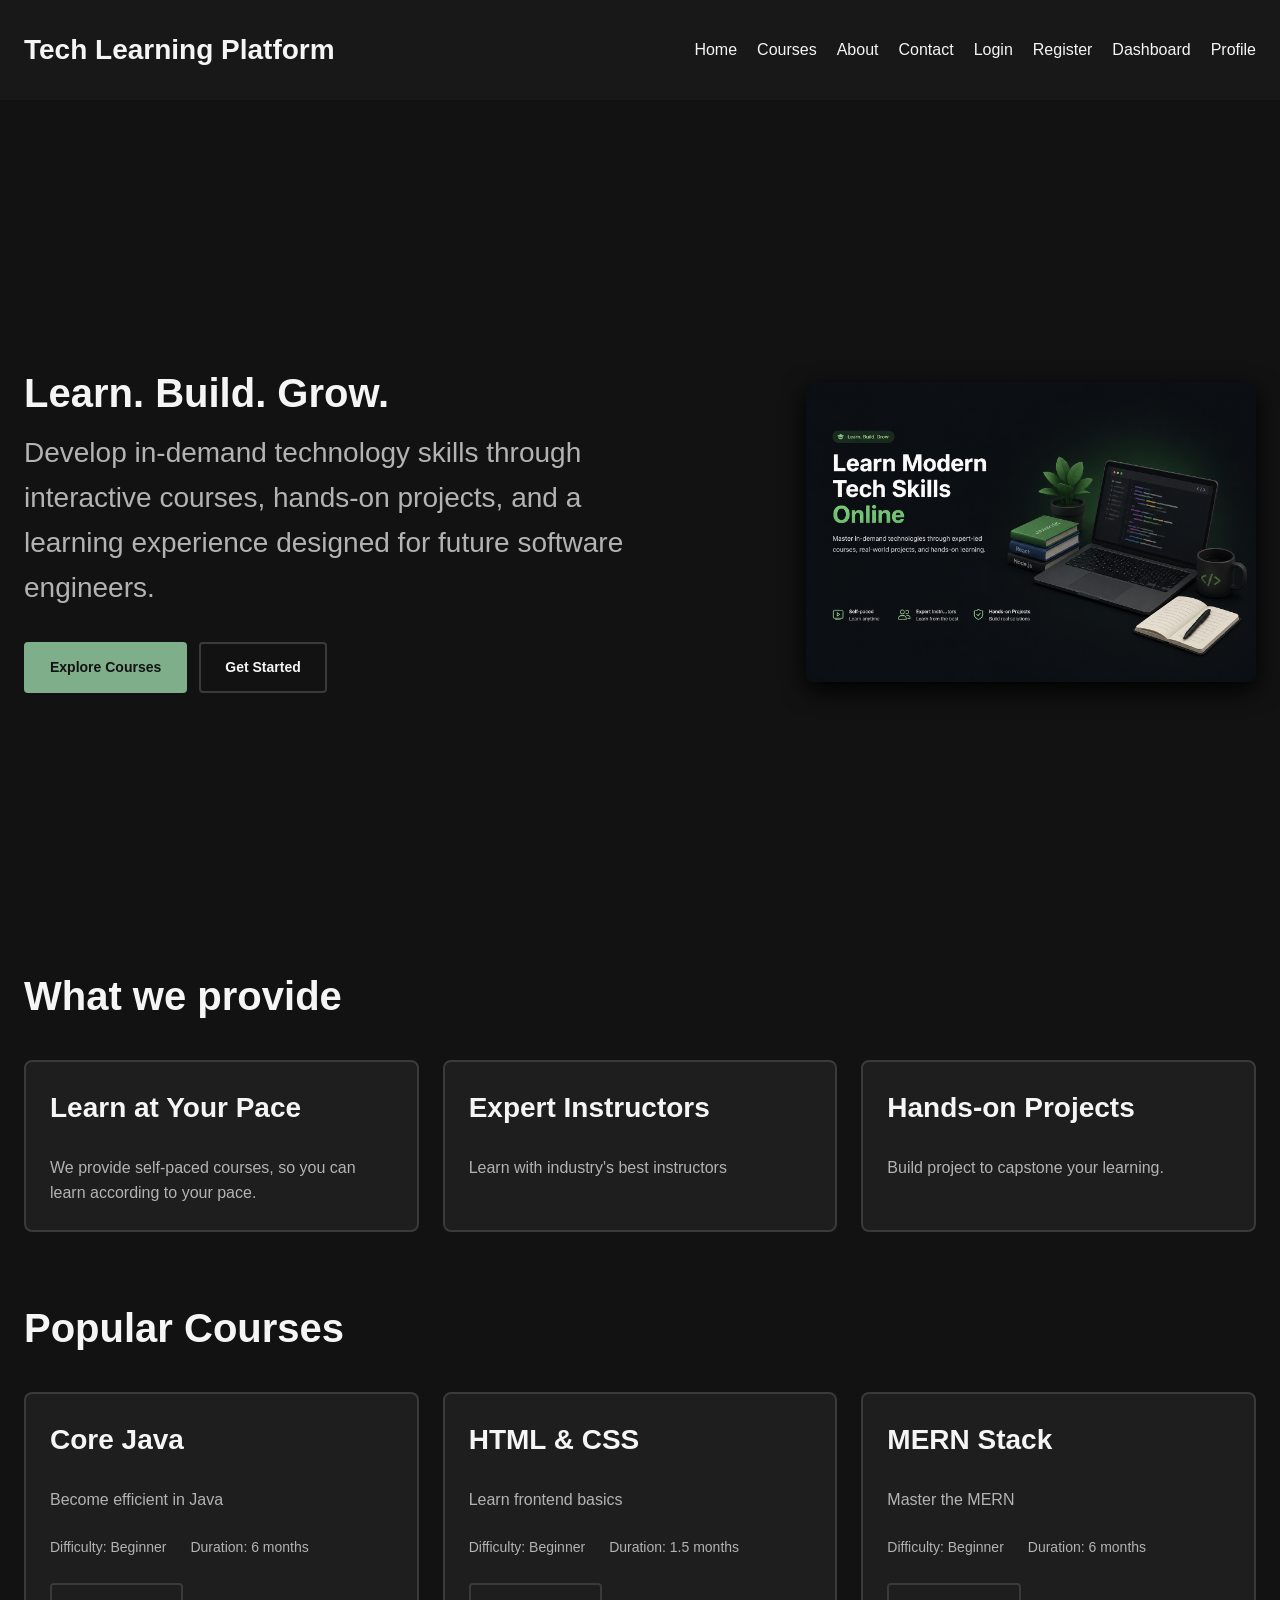
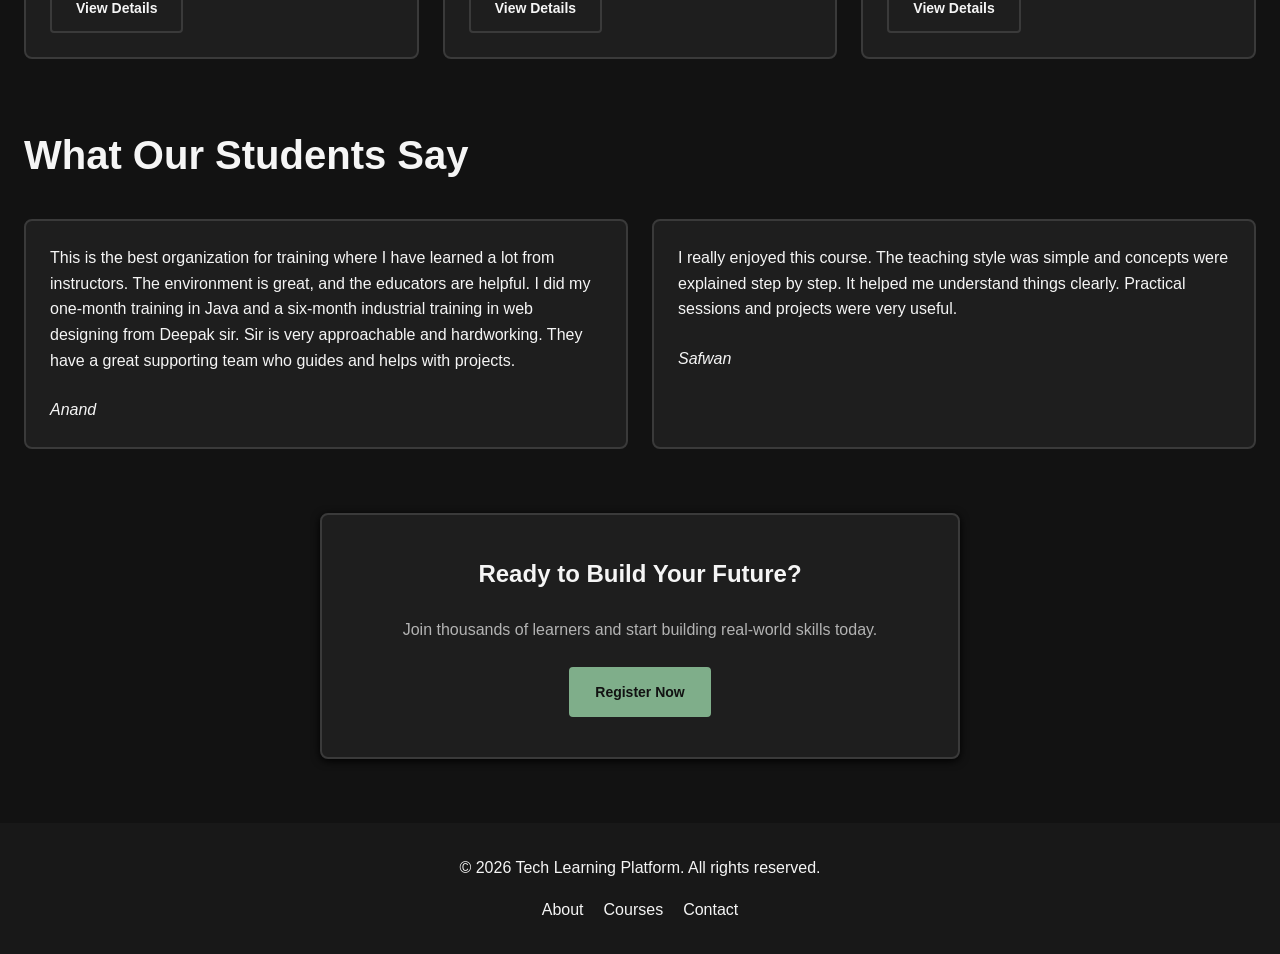
<file: index.html>
<!DOCTYPE html>
<html lang="en">
<head>
    <meta charset="UTF-8">
    <meta name="viewport" content="width=device-width, initial-scale=1.0">
    <title>Home</title>
    <link rel="stylesheet" href="./css/style.css">
</head>
<body>
    <header>
        <div class="container">

            <nav class="navbar">
                <a class="navbar__logo" href="./index.html">Tech Learning Platform</a>
                <ul class="navbar__list">
                    <li><a class="navbar__links" href="./index.html">Home</a></li>
                    <li><a class="navbar__links" href="./courses.html">Courses</a></li>
                    <li><a class="navbar__links" href="./about.html">About</a></li>
                    <li><a class="navbar__links" href="./contact.html">Contact</a></li>
                    <li><a class="navbar__links" href="./login.html">Login</a></li>
                    <li><a class="navbar__links" href="./register.html">Register</a></li>
                    <li><a class="navbar__links" href="./dashboard.html">Dashboard</a></li>
                    <li><a class="navbar__links" href="./profile.html">Profile</a></li>
                </ul>
            </nav>

        </div>
    </header>

    <main>
        <!-- hero section -->
        <section class="hero">

            <div class="container hero__container">

                <div class="hero__content">

                    <h1 class="hero__title">Learn. Build. Grow.</h1>
                    <p class="hero__description">Develop in-demand technology skills through interactive courses, hands-on projects, and a learning experience designed for future software engineers.</p>
                    
                    <div class="hero__actions">
                        
                        <a class="btn btn--primary" href="./courses.html">Explore Courses</a>
                        <a class="btn btn--secondary" href="./register.html">Get Started</a>
                        
                    </div>
                
                </div>

                <div class="hero__image">
                    <img src="./assets/images/hero-image.png" alt="Illustration of a laptop displaying programming code">
                </div>

            </div>

        </section>

        <!-- features -->
        <section class="features">

            <div class="container">

                <h2 class="section__title">What we provide</h2>
                
                <div class="grid">

                    <article class="card feature__card">
                        <h3>Learn at Your Pace</h3>
                        <p>We provide self-paced courses, so you can learn according to your pace.</p>
                    </article>
                    
                    <article class="card feature__card">
                        <h3>Expert Instructors</h3>
                        <p>Learn with industry's best instructors</p>
                    </article>
                    
                    <article class="card feature__card">
                        <h3>Hands-on Projects</h3>
                        <p>Build project to capstone your learning.</p>
                    </article>
                
                </div>
                
            </div>

        </section>

        <!-- courses -->

        <section class="courses">

            <div class="container">
                
                <h2 class="section__title">Popular Courses</h2>
                
                <div class="grid">

                    <article class="card course__card">
                        <h3 class="course__title">Core Java</h3>
                        <p class="course__description">Become efficient in Java</p>
                        
                        <div class="course__metadata">
                            <p>Difficulty: Beginner</p>
                            <p>Duration: 6 months</p>
                        </div>
                        
                        <a class="btn btn--secondary course--button" href="./course-details.html">View Details</a>
                    </article>
                    
                    <article class="card course__card">
                        <h3 class="course__title">HTML & CSS</h3>
                        <p class="course__description">Learn frontend basics</p>
                        
                        <div class="course__metadata">
                            <p>Difficulty: Beginner</p>
                            <p>Duration: 1.5 months</p>
                        </div>
                        
                        <a class="btn btn--secondary course--button" href="./course-details.html">View Details</a>
                    </article>
                    
                    <article class="card course__card">
                        <h3 class="course__title">MERN Stack</h3>
                        <p class="course__description">Master the MERN</p>
                        
                        <div class="course__metadata">
                            <p>Difficulty: Beginner</p>
                            <p>Duration: 6 months</p>
                        </div>
                        
                        <a class="btn btn--secondary course--button" href="./course-details.html">View Details</a>
                    </article>
                
                </div>
                
            </div>

        </section>

        <!-- testimonials -->
        <section class="testimonials">
            
            <div class="container">
                
                <h2 class="section__title">What Our Students Say</h2>

                <div class="grid">
    
                    <article class="card testimonials__card">
                        <blockquote>
                            <p>This is the best organization for training where I have learned a lot from instructors. The environment is great, and the educators are helpful. I did my one-month training in Java and a six-month industrial training in web designing from Deepak sir. Sir is very approachable and hardworking. They have a great supporting team who guides and helps with projects.</p>
                        </blockquote>
                        <cite>Anand</cite>
                    </article>
                    
                    <article class="card testimonials__card">
                        <blockquote>
                            <p>I really enjoyed this course. The teaching style was simple and concepts were explained step by step. It helped me understand things clearly. Practical sessions and projects were very useful.</p>
                        </blockquote>
                        <cite>Safwan</cite>
                    </article>
                    
                </div>
                
            </div>

        </section>
            
        
        <!-- CTA -->
        <section class="cta">
            
            <div class="container">
                <div class="cta__container">
                    <h2 class="cta__title">Ready to Build Your Future?</h2>
                    <p class="cta__description">Join thousands of learners and start building real-world skills today.</p>
                    <a class="btn btn--primary cta__button" href="./register.html">Register Now</a>
                </div>
            
            </div>

        </section>

    </main>

    <footer> 

        <div class="container">

            <p>&copy; 2026 Tech Learning Platform. All rights reserved.</p>

            <nav class="footer__nav">
                <a href="./about.html">About</a>
                <a href="./courses.html">Courses</a>
                <a href="./contact.html">Contact</a>
            </nav>

        </div>

    </footer>
    
</body>
</html>
</file>
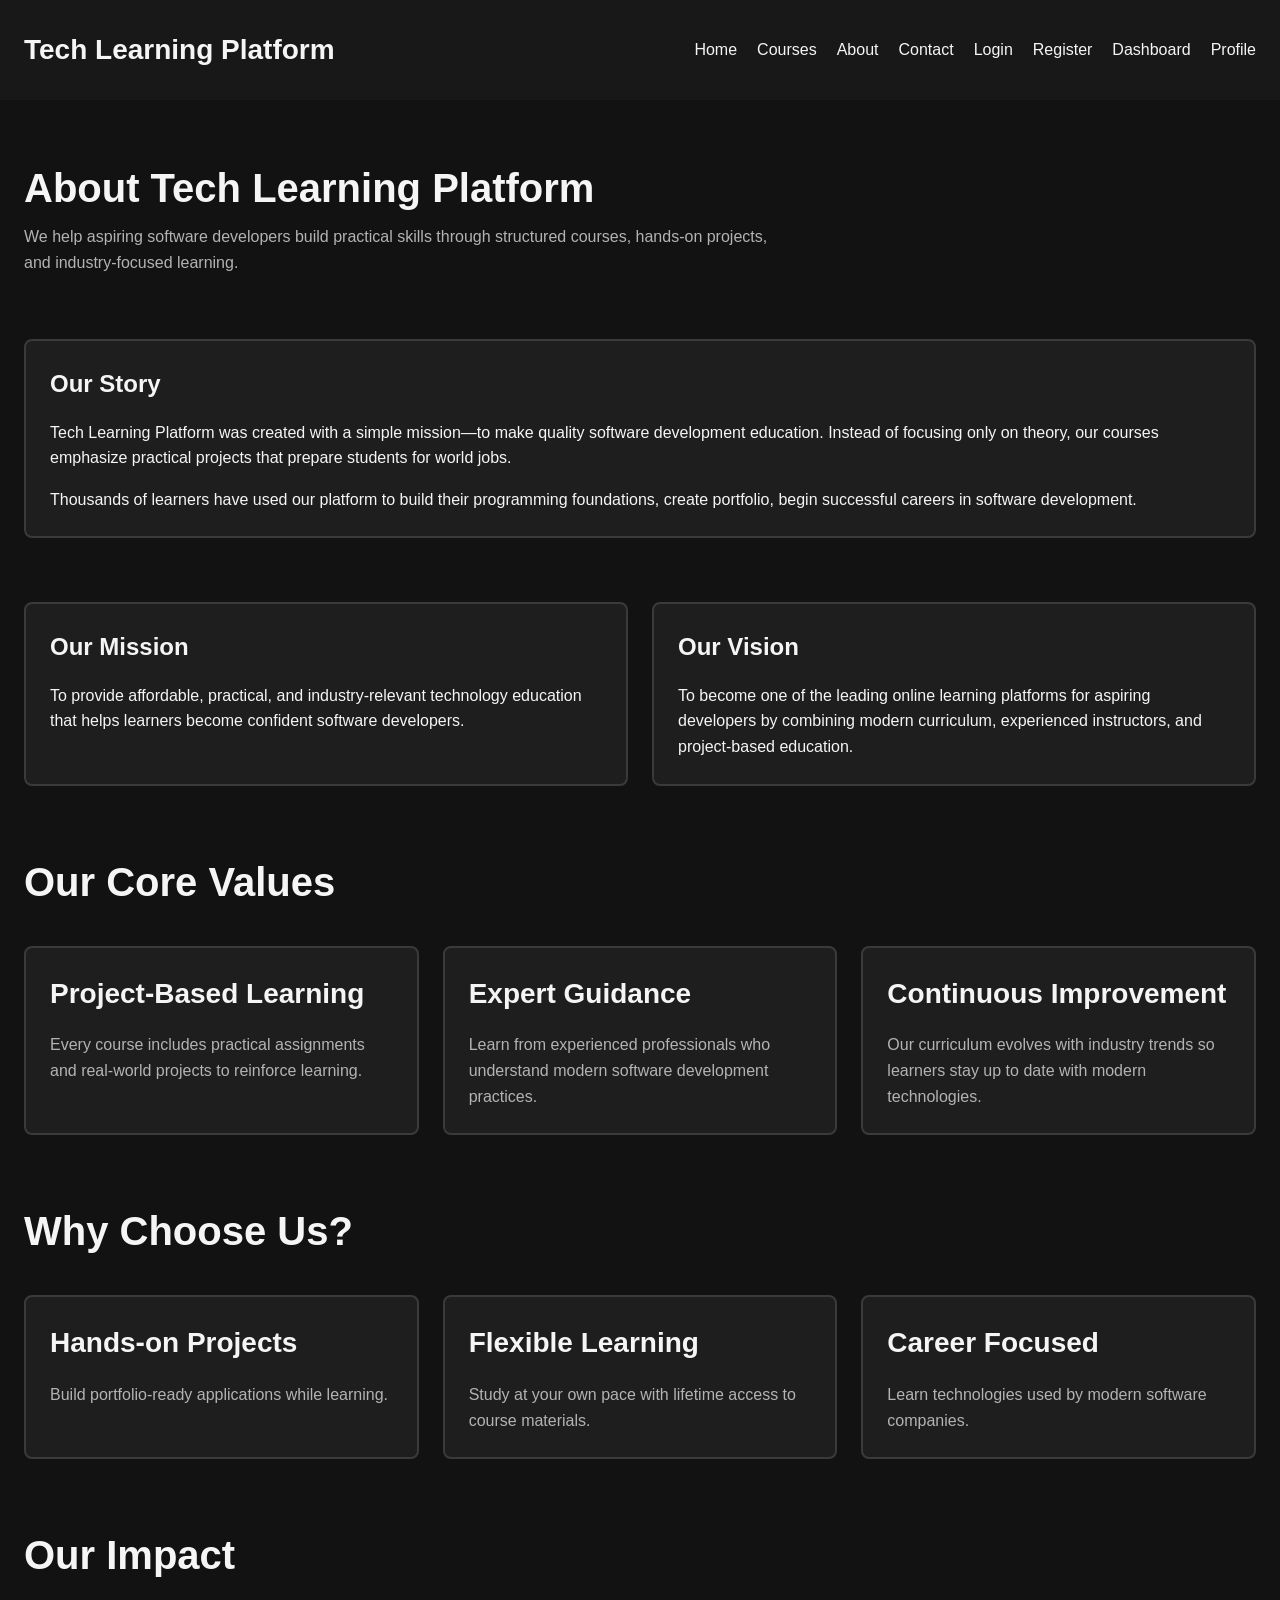
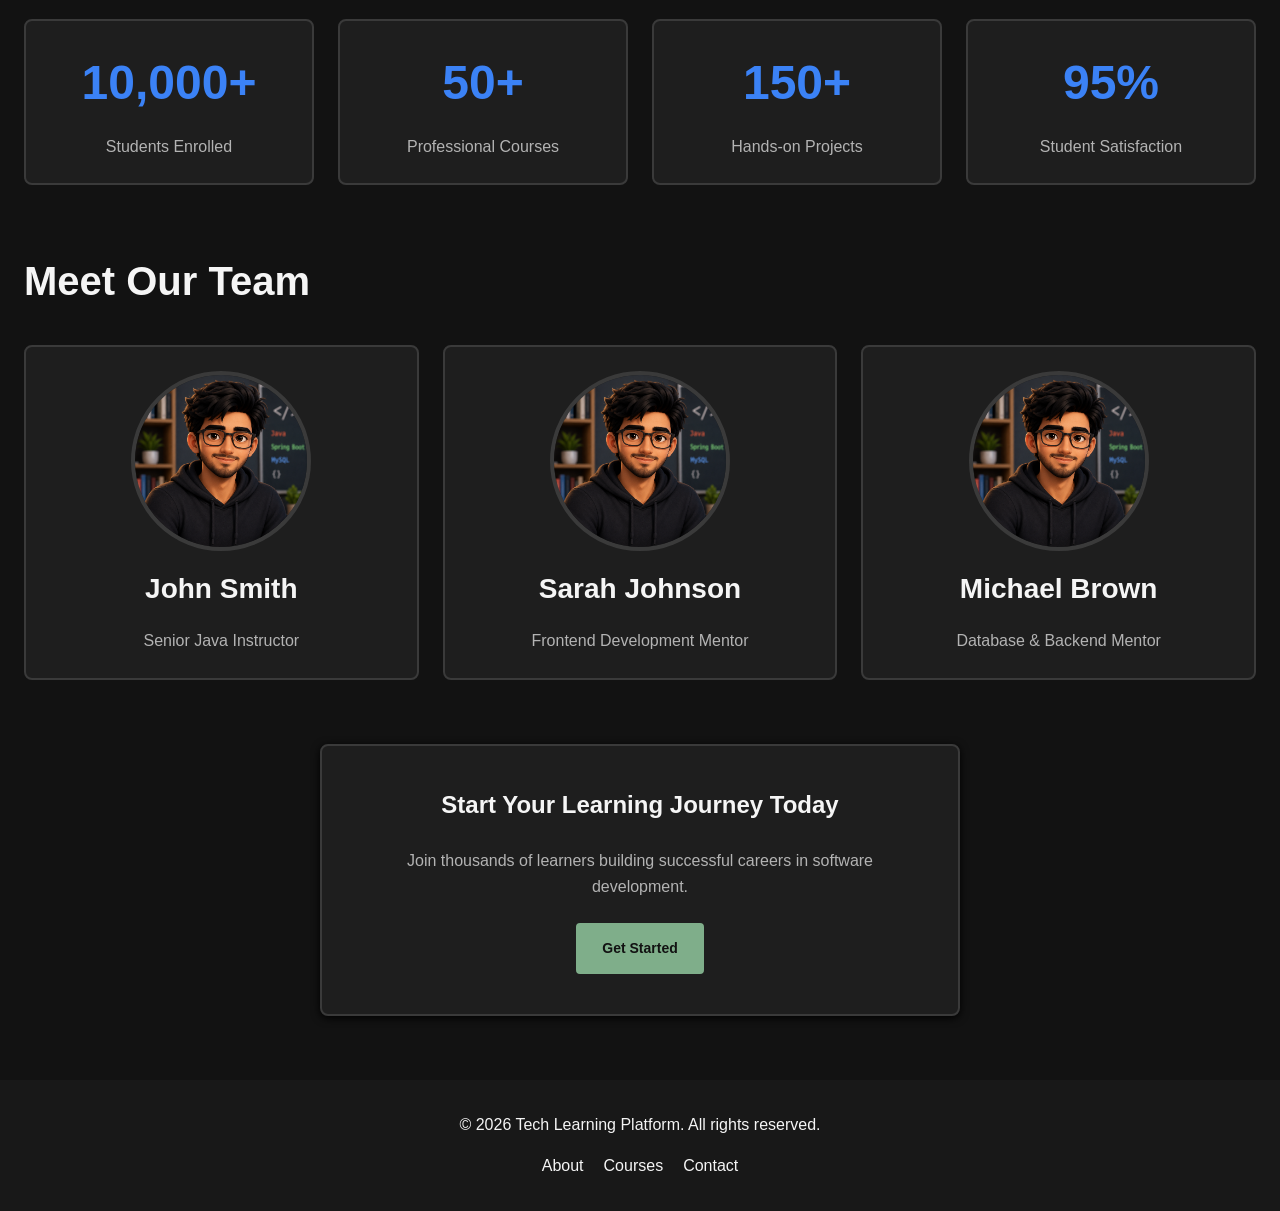
<file: about.html>
<!DOCTYPE html>
<html lang="en">
<head>
    <meta charset="UTF-8">
    <meta name="viewport" content="width=device-width, initial-scale=1.0">
    <title>About</title>
    <link rel="stylesheet" href="./css/style.css">
</head>
<body>

    <header>
        <div class="container">

            <nav class="navbar">
                <a class="navbar__logo" href="./index.html">Tech Learning Platform</a>
                <ul class="navbar__list">
                    <li><a class="navbar__links" href="./index.html">Home</a></li>
                    <li><a class="navbar__links" href="./courses.html">Courses</a></li>
                    <li><a class="navbar__links" href="./about.html">About</a></li>
                    <li><a class="navbar__links" href="./contact.html">Contact</a></li>
                    <li><a class="navbar__links" href="./login.html">Login</a></li>
                    <li><a class="navbar__links" href="./register.html">Register</a></li>
                    <li><a class="navbar__links" href="./dashboard.html">Dashboard</a></li>
                    <li><a class="navbar__links" href="./profile.html">Profile</a></li>
                </ul>
            </nav>

        </div>
    </header>

    <main>

        <!-- Page Hero -->
        <section class="page-hero">

            <div class="container">

                <div class="page-hero__content">

                    <h1 class="page-hero__title">About Tech Learning Platform</h1>

                    <p class="page-hero__description">We help aspiring software developers build practical skills through structured courses, hands-on projects, and industry-focused learning.</p>

                </div>

            </div>

        </section>

        <!-- Our Story -->
        <section class="about-story">

            <div class="container">

                <article class="card about-story__card">

                    <h2>Our Story</h2>

                    <p>Tech Learning Platform was created with a simple mission—to make quality software development education. Instead of focusing only on theory, our courses emphasize practical projects that prepare students for world jobs.</p>

                    <p>Thousands of learners have used our platform to build their programming foundations, create portfolio, begin successful careers in software development.</p>

                </article>

            </div>

        </section>

        <!-- Mission & Vision -->
        <section class="about-mission">

            <div class="container">

                <div class="grid grid--2">

                    <article class="card mission-card">

                        <h2>Our Mission</h2>

                        <p>To provide affordable, practical, and industry-relevant technology education that helps learners become confident software developers.</p>

                    </article>

                    <article class="card mission-card">

                        <h2>Our Vision</h2>

                        <p>To become one of the leading online learning platforms for aspiring developers by combining modern curriculum, experienced instructors, and project-based education.</p>

                    </article>

                </div>

            </div>

        </section>

        <!-- Core Values -->
        <section class="about-values">

            <div class="container">

                <h2 class="section__title">Our Core Values</h2>

                <div class="grid">

                    <article class="card value-card">

                        <h3>Project-Based Learning</h3>

                        <p>Every course includes practical assignments and real-world projects to reinforce learning.</p>

                    </article>

                    <article class="card value-card">

                        <h3>Expert Guidance</h3>

                        <p>Learn from experienced professionals who understand modern software development practices.</p>

                    </article>

                    <article class="card value-card">

                        <h3>Continuous Improvement</h3>

                        <p>Our curriculum evolves with industry trends so learners stay up to date with modern technologies.</p>

                    </article>

                </div>

            </div>

        </section>

        <!-- Why Choose Us -->
        <section class="about-features">

            <div class="container">

                <h2 class="section__title">Why Choose Us?</h2>

                <div class="grid">

                    <article class="card feature-card">

                        <h3>Hands-on Projects</h3>

                        <p>Build portfolio-ready applications while learning.</p>

                    </article>

                    <article class="card feature-card">

                        <h3>Flexible Learning</h3>

                        <p>Study at your own pace with lifetime access to course materials.</p>

                    </article>

                    <article class="card feature-card">

                        <h3>Career Focused</h3>

                        <p>Learn technologies used by modern software companies.</p>

                    </article>

                </div>

            </div>

        </section>

        <!-- Statistics -->
        <section class="about-stats">

            <div class="container">

                <h2 class="section__title">Our Impact</h2>

                <div class="grid grid--4">

                    <article class="card stat-card">

                        <h3>10,000+</h3>

                        <p>Students Enrolled</p>

                    </article>

                    <article class="card stat-card">

                        <h3>50+</h3>

                        <p>Professional Courses</p>

                    </article>

                    <article class="card stat-card">

                        <h3>150+</h3>

                        <p>Hands-on Projects</p>

                    </article>

                    <article class="card stat-card">

                        <h3>95%</h3>

                        <p>Student Satisfaction</p>

                    </article>

                </div>

            </div>

        </section>

        <!-- Team -->
        <section class="about-team">

            <div class="container">

                <h2 class="section__title">Meet Our Team</h2>

                <div class="grid">

                    <article class="card team-card">

                        <img class="team-card__image" src="./assets/images/ChatGPT Image Jul 16, 2026, 10_02_00 AM.png" alt="John Smith, Senior Java Instructor">

                        <h3 class="team-card__name">John Smith</h3>

                        <p class="team-card__role">Senior Java Instructor</p>

                    </article>

                    <article class="card team-card">

                        <img class="team-card__image" src="./assets/images/ChatGPT Image Jul 16, 2026, 10_02_00 AM.png" alt="Sarah Johnson, Frontend Development Mentor">

                        <h3 class="team-card__name">Sarah Johnson</h3>

                        <p class="team-card__role">Frontend Development Mentor</p>

                    </article>

                    <article class="card team-card">

                        <img class="team-card__image" src="./assets/images/ChatGPT Image Jul 16, 2026, 10_02_00 AM.png" alt="Michael Brown, Database and Backend Mentor">

                        <h3 class="team-card__name">Michael Brown</h3>

                        <p class="team-card__role">Database & Backend Mentor</p>

                    </article>

                </div>

            </div>

        </section>

        <!-- Call To Action -->
        <section class="cta">

            <div class="container">

                <div class="cta__container">

                    <h2 class="cta__title">Start Your Learning Journey Today</h2>

                    <p class="cta__description">Join thousands of learners building successful careers in software development.</p>

                    <a class="btn btn--primary cta__button" href="./register.html">Get Started</a>

                </div>

            </div>

        </section>

    </main>

    <footer> 

        <div class="container">

            <p>&copy; 2026 Tech Learning Platform. All rights reserved.</p>

            <nav class="footer__nav">
                <a href="./about.html">About</a>
                <a href="./courses.html">Courses</a>
                <a href="./contact.html">Contact</a>
            </nav>

        </div>

    </footer>
    
</body>
</html>
</file>
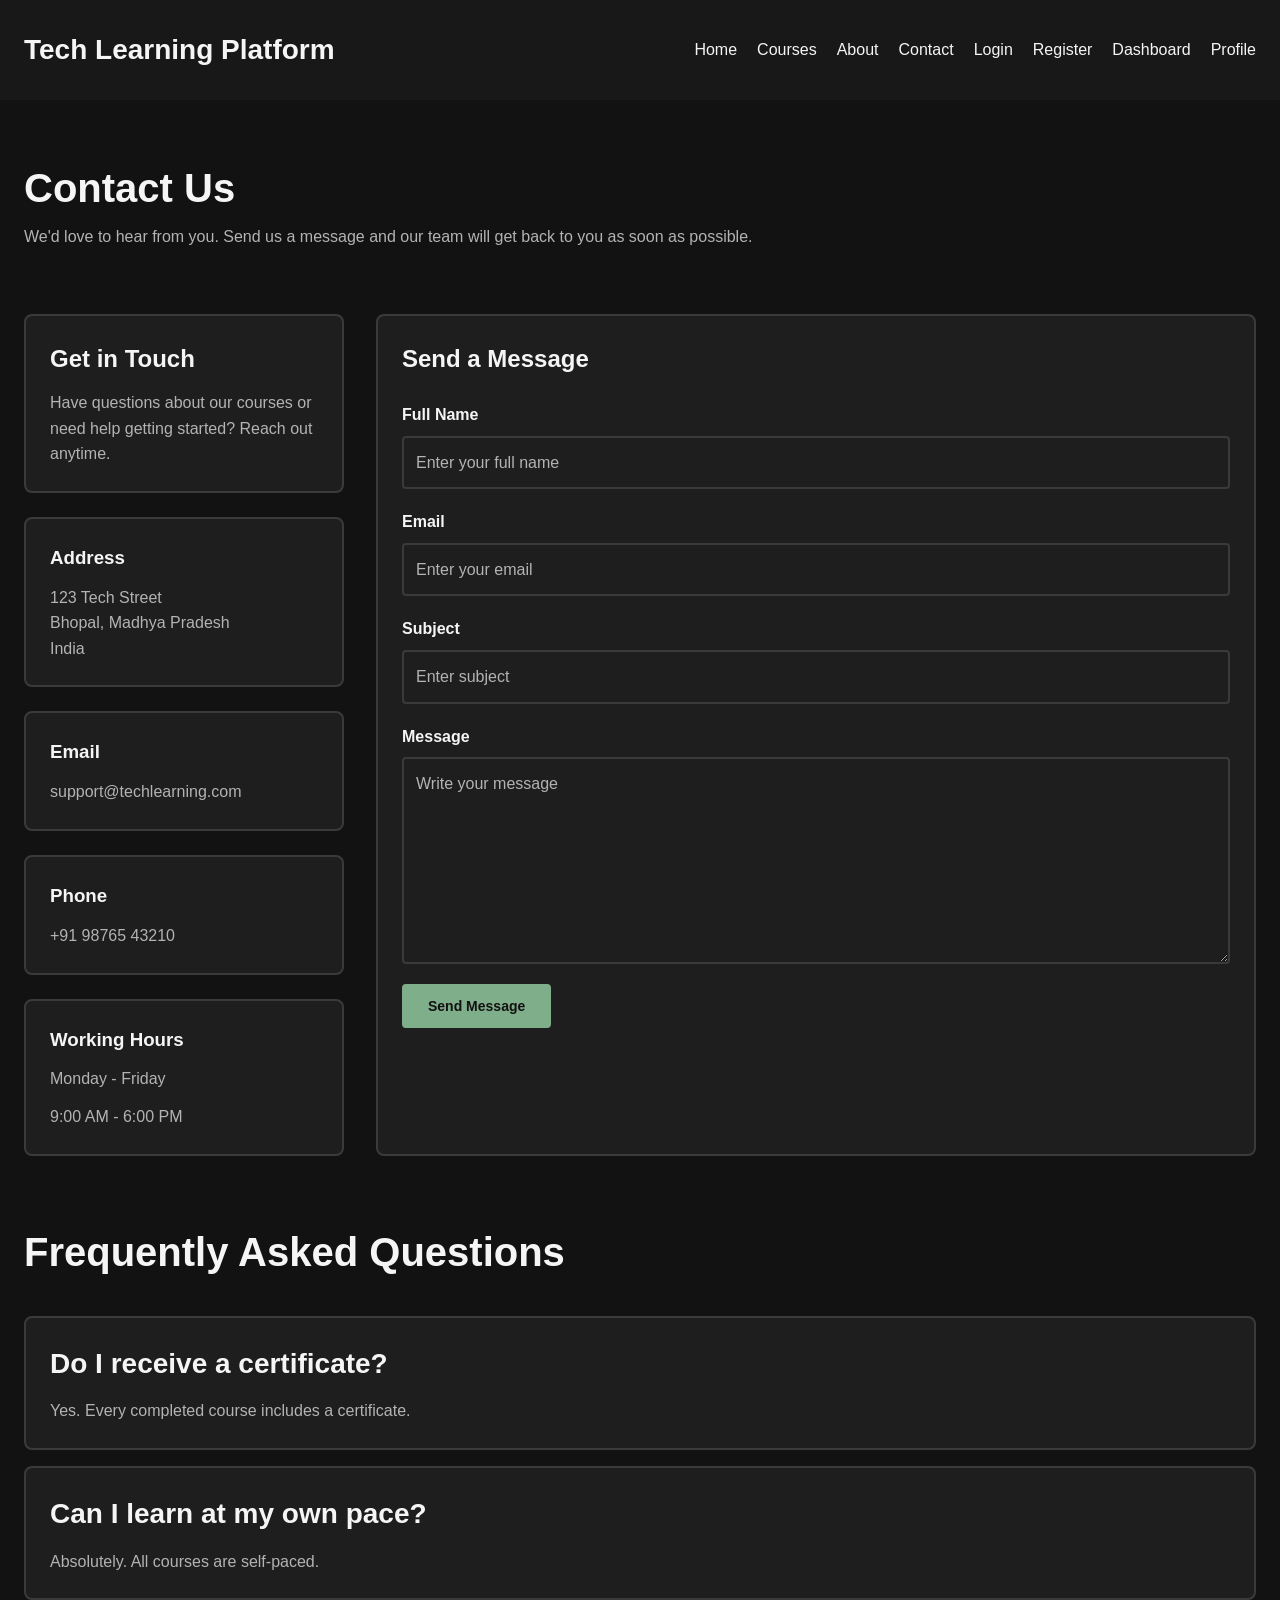
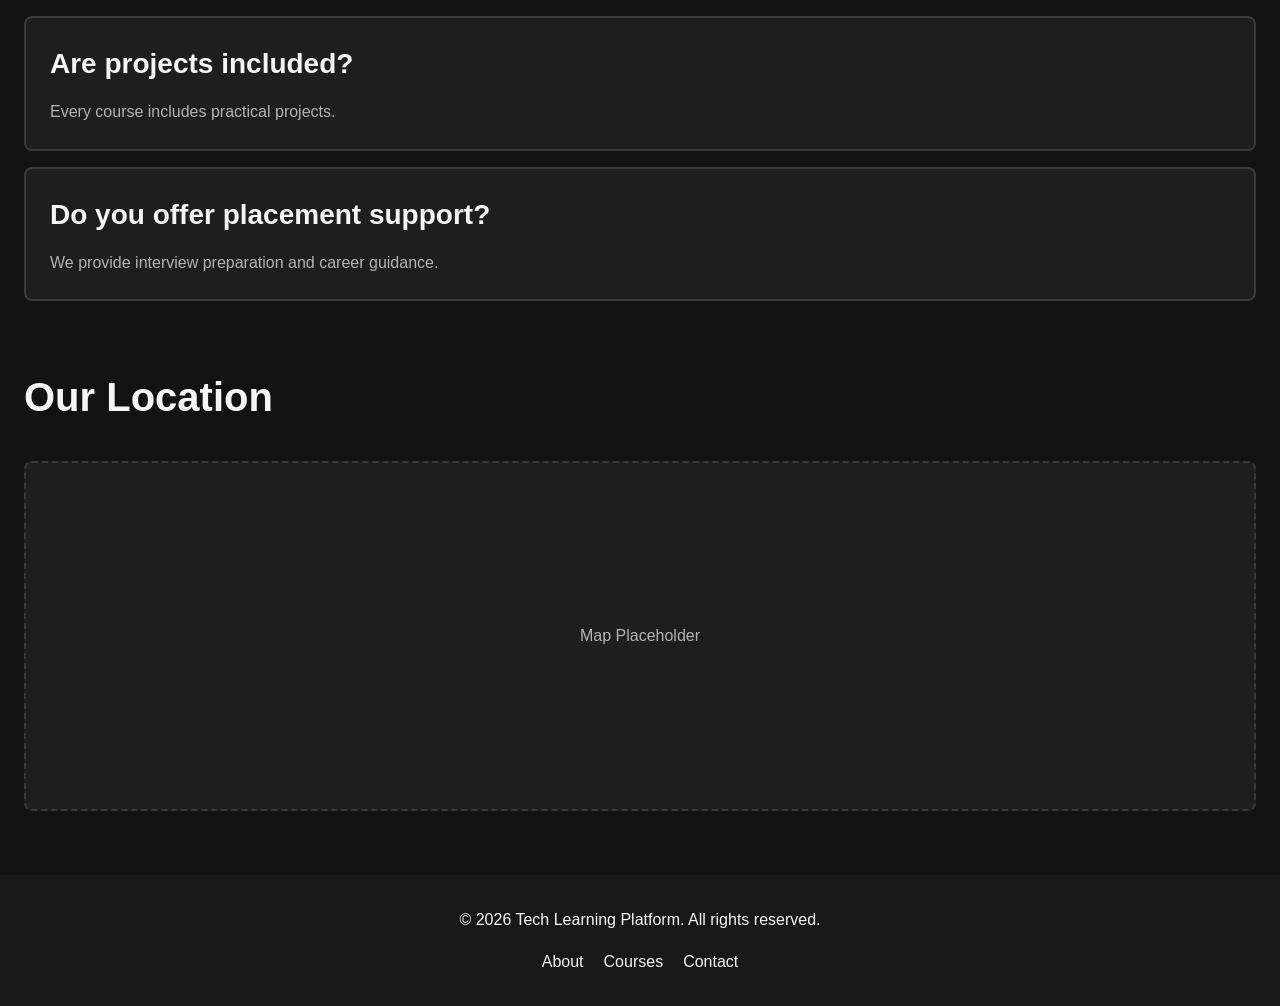
<file: contact.html>
<!DOCTYPE html>
    <html lang="en">
    <head>
        <meta charset="UTF-8">
        <meta name="viewport" content="width=device-width, initial-scale=1.0">
        <title>Contact</title>
        <link rel="stylesheet" href="./css/style.css">
    </head>
    <body>
        <header>
            <div class="container">

                <nav class="navbar">
                    <a class="navbar__logo" href="./index.html">Tech Learning Platform</a>
                    <ul class="navbar__list">
                        <li><a class="navbar__links" href="./index.html">Home</a></li>
                        <li><a class="navbar__links" href="./courses.html">Courses</a></li>
                        <li><a class="navbar__links" href="./about.html">About</a></li>
                        <li><a class="navbar__links" href="./contact.html">Contact</a></li>
                        <li><a class="navbar__links" href="./login.html">Login</a></li>
                        <li><a class="navbar__links" href="./register.html">Register</a></li>
                        <li><a class="navbar__links" href="./dashboard.html">Dashboard</a></li>
                        <li><a class="navbar__links" href="./profile.html">Profile</a></li>
                    </ul>
                </nav>

            </div>
        </header>

        <main>

            <!-- Hero -->
            <section class="page-hero">

                <div class="container">

                    <div class="page-hero__content">

                        <h1 class="page-hero__title">Contact Us</h1>

                        <p class="page-hero__description">We'd love to hear from you. Send us a message and our team will get back to you as soon as possible.</p>

                    </div>

                </div>

            </section>

            <!-- Contact -->
            <section class="contact">

                <div class="container">

                    <div class="contact__layout">

                        <!-- Contact Info -->

                        <aside class="contact-info">

                            <article class="card">

                                <h2>Get in Touch</h2>

                                <p>Have questions about our courses or need help getting started? Reach out anytime.</p>

                            </article>

                            <article class="card">

                                <h3>Address</h3>

                                <p>123 Tech Street<br> Bhopal, Madhya Pradesh<br>India</p>

                            </article>

                            <article class="card">

                                <h3>Email</h3>

                                <p>support@techlearning.com</p>

                            </article>

                            <article class="card">

                                <h3>Phone</h3>

                                <p>+91 98765 43210</p>

                            </article>

                            <article class="card">

                                <h3>Working Hours</h3>

                                <p>Monday - Friday</p>

                                <p>9:00 AM - 6:00 PM</p>

                            </article>

                        </aside>

                        <!-- Contact Form -->

                        <section class="card contact-form">

                            <h2>Send a Message</h2>

                            <form action="#">

                                <div class="form-group">

                                    <label for="name">Full Name</label>

                                    <input id="name" type="text" placeholder="Enter your full name">

                                </div>

                                <div class="form-group">

                                    <label for="email">Email</label>

                                    <input id="email" type="email" placeholder="Enter your email">

                                </div>

                                <div class="form-group">

                                    <label for="subject">Subject</label>

                                    <input id="subject" type="text" placeholder="Enter subject">

                                </div>

                                <div class="form-group">

                                    <label for="message">Message</label>

                                    <textarea id="message" rows="7" placeholder="Write your message"></textarea>

                                </div>

                                <button class="btn btn--primary" type="submit">Send Message</button>

                            </form>

                        </section>

                    </div>

                </div>

            </section>

            <!-- FAQ -->

            <section class="faq">

                <div class="container">

                    <h2 class="section__title">Frequently Asked Questions</h2>

                    <div class="faq__list">

                        <article class="card faq-card">

                            <h3>Do I receive a certificate?</h3>

                            <p>Yes. Every completed course includes a certificate.</p>

                        </article>

                        <article class="card faq-card">

                            <h3>Can I learn at my own pace?</h3>

                            <p>Absolutely. All courses are self-paced.</p>

                        </article>

                        <article class="card faq-card">

                            <h3>Are projects included?</h3>

                            <p>Every course includes practical projects.</p>

                        </article>

                        <article class="card faq-card">

                            <h3>Do you offer placement support?</h3>

                            <p>We provide interview preparation and career guidance.</p>

                        </article>

                    </div>

                </div>

            </section>

            <!-- Map -->

            <section class="map">

                <div class="container">

                    <h2 class="section__title">Our Location</h2>

                    <div class="card map__placeholder">

                        <p>Map Placeholder</p>

                    </div>

                </div>

            </section>

        </main>

            <footer> 

            <div class="container">

                <p>&copy; 2026 Tech Learning Platform. All rights reserved.</p>

                <nav class="footer__nav">
                    <a href="./about.html">About</a>
                    <a href="./courses.html">Courses</a>
                    <a href="./contact.html">Contact</a>
                </nav>

            </div>

        </footer>
        
    </body>
    </html>
</file>
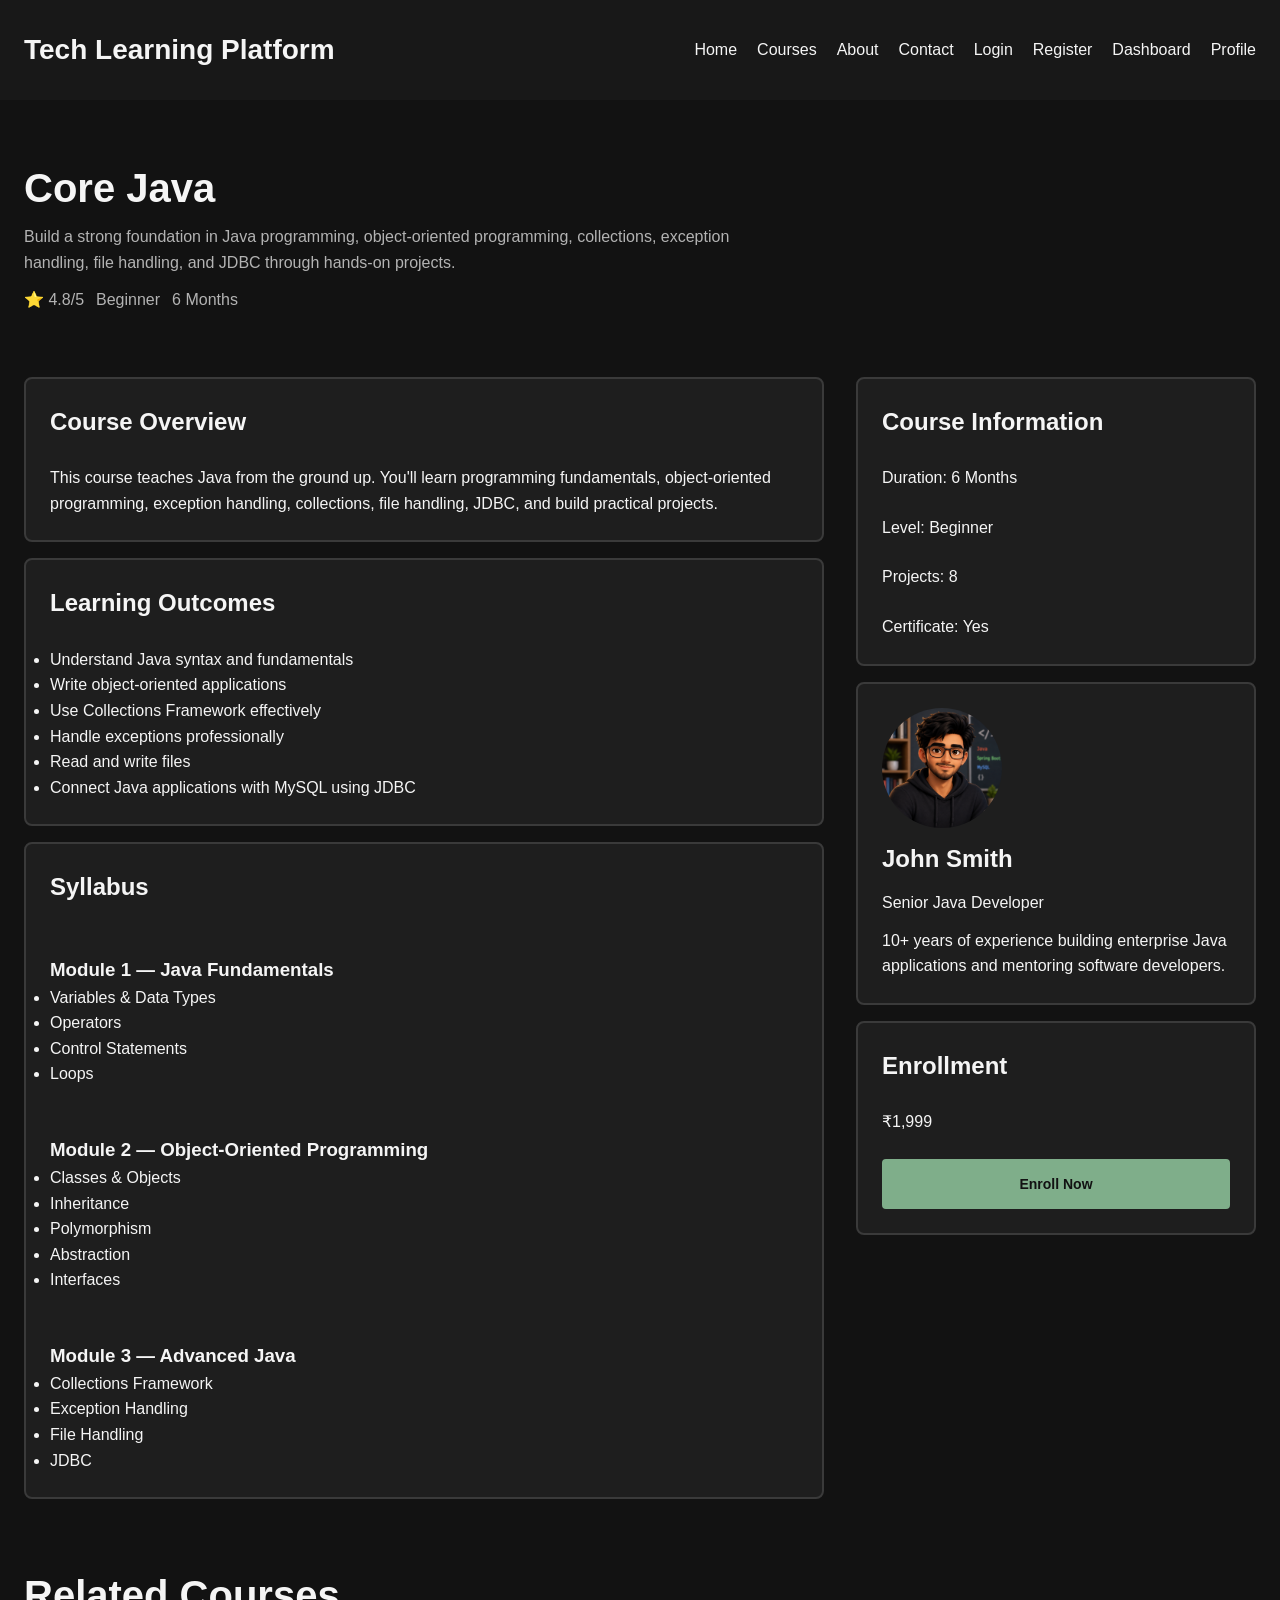
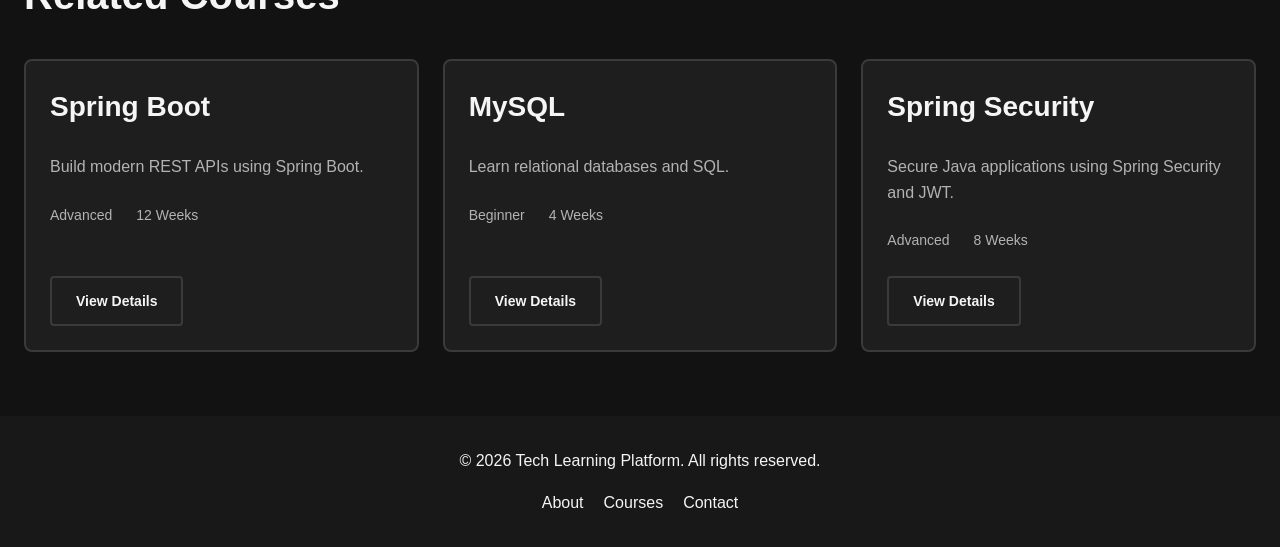
<file: course-details.html>
<!DOCTYPE html>
<html lang="en">
<head>
    <meta charset="UTF-8">
    <meta name="viewport" content="width=device-width, initial-scale=1.0">
    <title>Course Details</title>
    <link rel="stylesheet" href="./css/style.css">
</head>
<body>

    <header>
        <div class="container">

            <nav class="navbar">
                <a class="navbar__logo" href="./index.html">Tech Learning Platform</a>
                <ul class="navbar__list">
                    <li><a class="navbar__links" href="./index.html">Home</a></li>
                    <li><a class="navbar__links" href="./courses.html">Courses</a></li>
                    <li><a class="navbar__links" href="./about.html">About</a></li>
                    <li><a class="navbar__links" href="./contact.html">Contact</a></li>
                    <li><a class="navbar__links" href="./login.html">Login</a></li>
                    <li><a class="navbar__links" href="./register.html">Register</a></li>
                    <li><a class="navbar__links" href="./dashboard.html">Dashboard</a></li>
                    <li><a class="navbar__links" href="./profile.html">Profile</a></li>
                </ul>
            </nav>

        </div>
    </header>

    <main>

        <!-- Course Hero -->
        <section class="course-hero">

            <div class="container">

                <div class="page-hero__content">

                    <h1 class="page-hero__title">Core Java</h1>

                    <p class="page-hero__description">Build a strong foundation in Java programming, object-oriented programming, collections, exception handling, file handling, and JDBC through hands-on projects.</p>

                    <div class="course-hero__metadata">
                        <p>⭐ 4.8/5</p>
                        <p>Beginner</p>
                        <p>6 Months</p>
                    </div>

                </div>

            </div>

        </section>

        <!-- Main Content -->
        <section class="course-details">

            <div class="container">

                <div class="course-details__layout">

                    <!-- Left Column -->
                    <div class="course-details__content">

                        <!-- Overview -->
                        <section class="card">

                            <h2>Course Overview</h2>

                            <p>This course teaches Java from the ground up. You'll learn programming fundamentals, object-oriented programming, exception handling, collections, file handling, JDBC, and build practical projects.</p>

                        </section>

                        <!-- Learning Outcomes -->
                        <section class="card">

                            <h2>Learning Outcomes</h2>

                            <ul>
                                <li>Understand Java syntax and fundamentals</li>
                                <li>Write object-oriented applications</li>
                                <li>Use Collections Framework effectively</li>
                                <li>Handle exceptions professionally</li>
                                <li>Read and write files</li>
                                <li>Connect Java applications with MySQL using JDBC</li>
                            </ul>

                        </section>

                        <!-- Syllabus -->
                        <section class="card">

                            <h2>Syllabus</h2>

                            <article class="syllabus-module">

                                <h3>Module 1 — Java Fundamentals</h3>

                                <ul>
                                    <li>Variables & Data Types</li>
                                    <li>Operators</li>
                                    <li>Control Statements</li>
                                    <li>Loops</li>
                                </ul>

                            </article>

                            <article class="syllabus-module">

                                <h3>Module 2 — Object-Oriented Programming</h3>

                                <ul>
                                    <li>Classes & Objects</li>
                                    <li>Inheritance</li>
                                    <li>Polymorphism</li>
                                    <li>Abstraction</li>
                                    <li>Interfaces</li>
                                </ul>

                            </article>

                            <article class="syllabus-module">

                                <h3>Module 3 — Advanced Java</h3>

                                <ul>
                                    <li>Collections Framework</li>
                                    <li>Exception Handling</li>
                                    <li>File Handling</li>
                                    <li>JDBC</li>
                                </ul>

                            </article>

                        </section>

                    </div>

                    <!-- Right Column -->
                    <aside class="course-sidebar">

                        <!-- Course Info -->
                        <section class="card">

                            <h2>Course Information</h2>
        
                            <p><span>Duration:</span> 6 Months</p>
                            <p><span>Level:</span> Beginner</p>
                            <p><span>Projects:</span> 8</p>
                            <p><span>Certificate:</span> Yes</p>

                        </section>

                        <!-- Instructor -->
                        <section class="card">

                            <div class="course-instructor">
                                <img class="course-instructor__image" src="./assets/images/ChatGPT Image Jul 16, 2026, 10_02_00 AM.png" alt="Course Instructor">
                                
                                <h2>John Smith</h2>
                                
                                <p>Senior Java Developer</p>
                                
                                <p>10+ years of experience building enterprise Java applications and mentoring software developers.</p>
                            </div>

                        </section>

                        <!-- Enrollment -->
                        <section class="card">

                            <h2>Enrollment</h2>

                            <p>₹1,999</p>

                            <a class="btn btn--primary" href="./register.html">Enroll Now</a>

                        </section>

                    </aside>

                </div>

            </div>

        </section>

        <!-- Related Courses -->
        <section class="related-courses">

            <div class="container">

                <h2 class="section__title">Related Courses</h2>

                <div class="grid">

                    <article class="card course__card">

                        <h3 class="course__title">Spring Boot</h3>

                        <p class="course__description">Build modern REST APIs using Spring Boot.</p>

                        <div class="course__metadata">
                            <p>Advanced</p>
                            <p>12 Weeks</p>
                        </div>

                        <a class="btn btn--secondary course--button" href="./course-details.html">View Details</a>

                    </article>

                    <article class="card course__card">

                        <h3 class="course__title">MySQL</h3>

                        <p class="course__description">Learn relational databases and SQL.</p>

                        <div class="course__metadata">
                            <p>Beginner</p>
                            <p>4 Weeks</p>
                        </div>

                        <a class="btn btn--secondary course--button" href="./course-details.html">View Details</a>

                    </article>

                    <article class="card course__card">

                        <h3 class="course__title">Spring Security</h3>

                        <p class="course__description">Secure Java applications using Spring Security and JWT.</p>

                        <div class="course__metadata">
                            <p>Advanced</p>
                            <p>8 Weeks</p>
                        </div>

                        <a class="btn btn--secondary course--button" href="./course-details.html">View Details</a>

                    </article>

                </div>

            </div>

        </section>

    </main>

    <footer> 

        <div class="container">

            <p>&copy; 2026 Tech Learning Platform. All rights reserved.</p>

            <nav class="footer__nav">
                <a href="./about.html">About</a>
                <a href="./courses.html">Courses</a>
                <a href="./contact.html">Contact</a>
            </nav>

        </div>

    </footer>
    
</body>
</html>
</file>
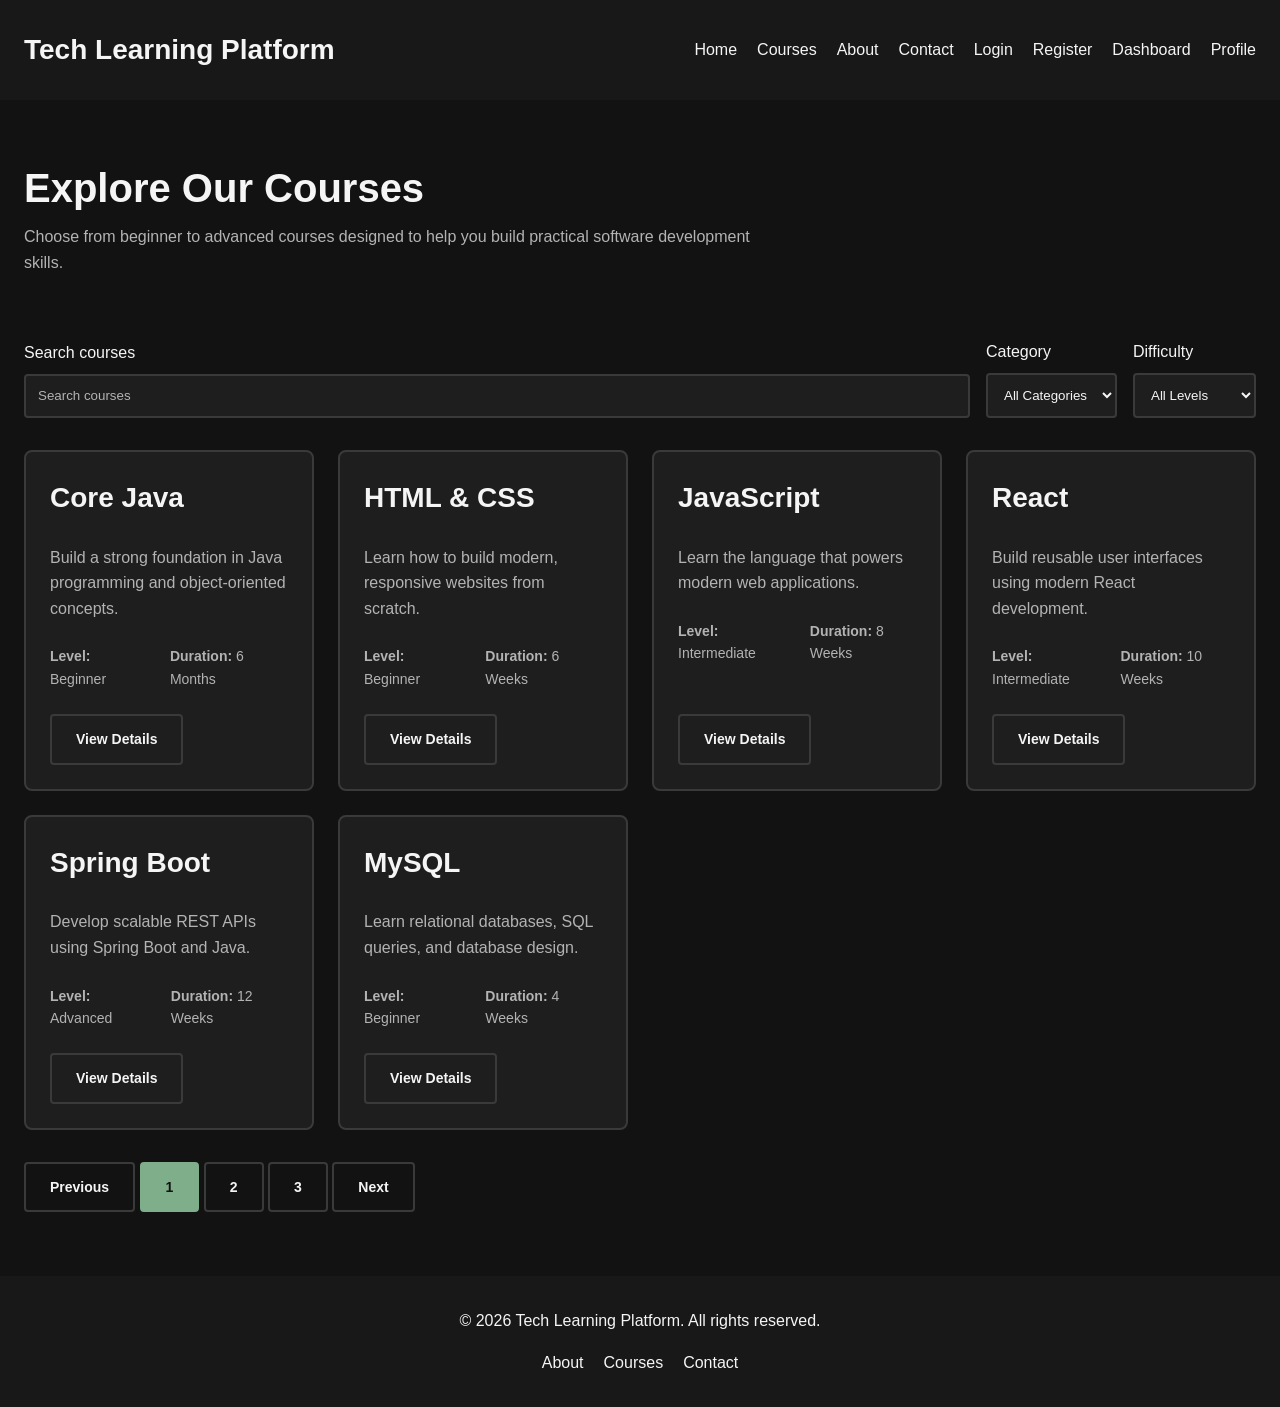
<file: courses.html>
<!DOCTYPE html>
<html lang="en">
<head>
    <meta charset="UTF-8">
    <meta name="viewport" content="width=device-width, initial-scale=1.0">
    <title>Courses</title>
    <link rel="stylesheet" href="./css/style.css">
</head>
<body>
    <header>
        <div class="container">

            <nav class="navbar">
                <a class="navbar__logo" href="./index.html">Tech Learning Platform</a>
                <ul class="navbar__list">
                    <li><a class="navbar__links" href="./index.html">Home</a></li>
                    <li><a class="navbar__links" href="./courses.html">Courses</a></li>
                    <li><a class="navbar__links" href="./about.html">About</a></li>
                    <li><a class="navbar__links" href="./contact.html">Contact</a></li>
                    <li><a class="navbar__links" href="./login.html">Login</a></li>
                    <li><a class="navbar__links" href="./register.html">Register</a></li>
                    <li><a class="navbar__links" href="./dashboard.html">Dashboard</a></li>
                    <li><a class="navbar__links" href="./profile.html">Profile</a></li>
                </ul>
            </nav>

        </div>
    </header>

    <main>

        <!-- Courses Hero -->
        <section class="courses-hero">

            <div class="container">

                <div class="page-hero__content">

                    <h1 class="page-hero__title">Explore Our Courses</h1>
                    
                    <p class="page-hero__description">
                        Choose from beginner to advanced courses designed to help you build practical software development skills.
                    </p>
                    
                </div>

            </div>

        </section>

        <!-- Course Catalog -->
        <section class="course-catalog">

            <div class="container course-catalog__container">

                <!-- Search & Filters -->
                    <form class="course-filters" action="#">

                        <div class="filter__group filter__group--search"> 
                            <label for="search">Search courses</label>
                            <input id="search" type="search" name="search" placeholder="Search courses">
                        </div>

                        <div class="filter__group">
                            <label for="category">Category</label>
                            <select id="category" name="category">
                                
                                <option value="">All Categories</option>
                                <option value="frontend">Frontend</option>
                                <option value="backend">Backend</option>
                                <option value="database">Database</option>  
                                
                            </select>
                        </div>

                        <div class="filter__group">
                            <label for="difficulty">Difficulty</label>
                            <select id="difficulty" name="difficulty">
                                
                                <option value="">All Levels</option>
                                <option value="beginner">Beginner</option>
                                <option value="intermediate">Intermediate</option>
                                <option value="advanced">Advanced</option>
                                
                            </select>
                        </div>

                    </form>

                <!-- Course Grid -->
                <div class="grid courses__grid">

                    <article class="card course__card">

                        <h2 class="course__title">Core Java</h2>

                        <p class="course__description">Build a strong foundation in Java programming and object-oriented concepts.</p>

                        <div class="course__metadata">
                            <p><strong>Level:</strong> Beginner</p>
                            <p><strong>Duration:</strong> 6 Months</p>
                        </div>

                        <a class="btn btn--secondary course--button" href="./course-details.html">View Details</a>

                    </article>

                    <article class="card course__card">

                        <h2 class="course__title">HTML & CSS</h2>

                        <p class="course__description">
                            Learn how to build modern, responsive websites from scratch.
                        </p>

                        <div class="course__metadata">
                            <p><strong>Level:</strong> Beginner</p>
                            <p><strong>Duration:</strong> 6 Weeks</p>
                        </div>

                        <a class="btn btn--secondary course--button" href="./course-details.html">
                            View Details
                        </a>

                    </article>

                    <article class="card course__card">

                        <h2 class="course__title">JavaScript</h2>

                        <p class="course__description">
                            Learn the language that powers modern web applications.
                        </p>

                        <div class="course__metadata">
                            <p><strong>Level:</strong> Intermediate</p>
                            <p><strong>Duration:</strong> 8 Weeks</p>
                        </div>

                        <a class="btn btn--secondary course--button" href="./course-details.html">
                            View Details
                        </a>

                    </article>

                    <article class="card course__card">

                        <h2 class="course__title">React</h2>

                        <p class="course__description">
                            Build reusable user interfaces using modern React development.
                        </p>

                        <div class="course__metadata">
                            <p><strong>Level:</strong> Intermediate</p>
                            <p><strong>Duration:</strong> 10 Weeks</p>
                        </div>

                        <a class="btn btn--secondary course--button" href="./course-details.html">
                            View Details
                        </a>

                    </article>

                    <article class="card course__card">

                        <h2 class="course__title">Spring Boot</h2>

                        <p class="course__description">
                            Develop scalable REST APIs using Spring Boot and Java.
                        </p>

                        <div class="course__metadata">
                            <p><strong>Level:</strong> Advanced</p>
                            <p><strong>Duration:</strong> 12 Weeks</p>
                        </div>

                        <a class="btn btn--secondary course--button" href="./course-details.html">
                            View Details
                        </a>

                    </article>

                    <article class="card course__card">

                        <h2 class="course__title">MySQL</h2>

                        <p class="course__description">
                            Learn relational databases, SQL queries, and database design.
                        </p>

                        <div class="course__metadata">
                            <p><strong>Level:</strong> Beginner</p>
                            <p><strong>Duration:</strong> 4 Weeks</p>
                        </div>

                        <a class="btn btn--secondary course--button" href="./course-details.html">
                            View Details
                        </a>

                    </article>

                </div>

                <!-- Pagination -->
                <nav class="pagination" aria-label="Course pages">

                    <a class="btn btn--secondary" href="#">Previous</a>

                    <a class="btn btn--primary" href="#">1</a>

                    <a class="btn btn--secondary" href="#">2</a>

                    <a class="btn btn--secondary" href="#">3</a>

                    <a class="btn btn--secondary" href="#">Next</a>

                </nav>

            </div>

        </section>

    </main>

    <footer> 

        <div class="container">

            <p>&copy; 2026 Tech Learning Platform. All rights reserved.</p>

            <nav class="footer__nav">
                <a href="./about.html">About</a>
                <a href="./courses.html">Courses</a>
                <a href="./contact.html">Contact</a>
            </nav>

        </div>

    </footer>

</body>
</html>
</file>
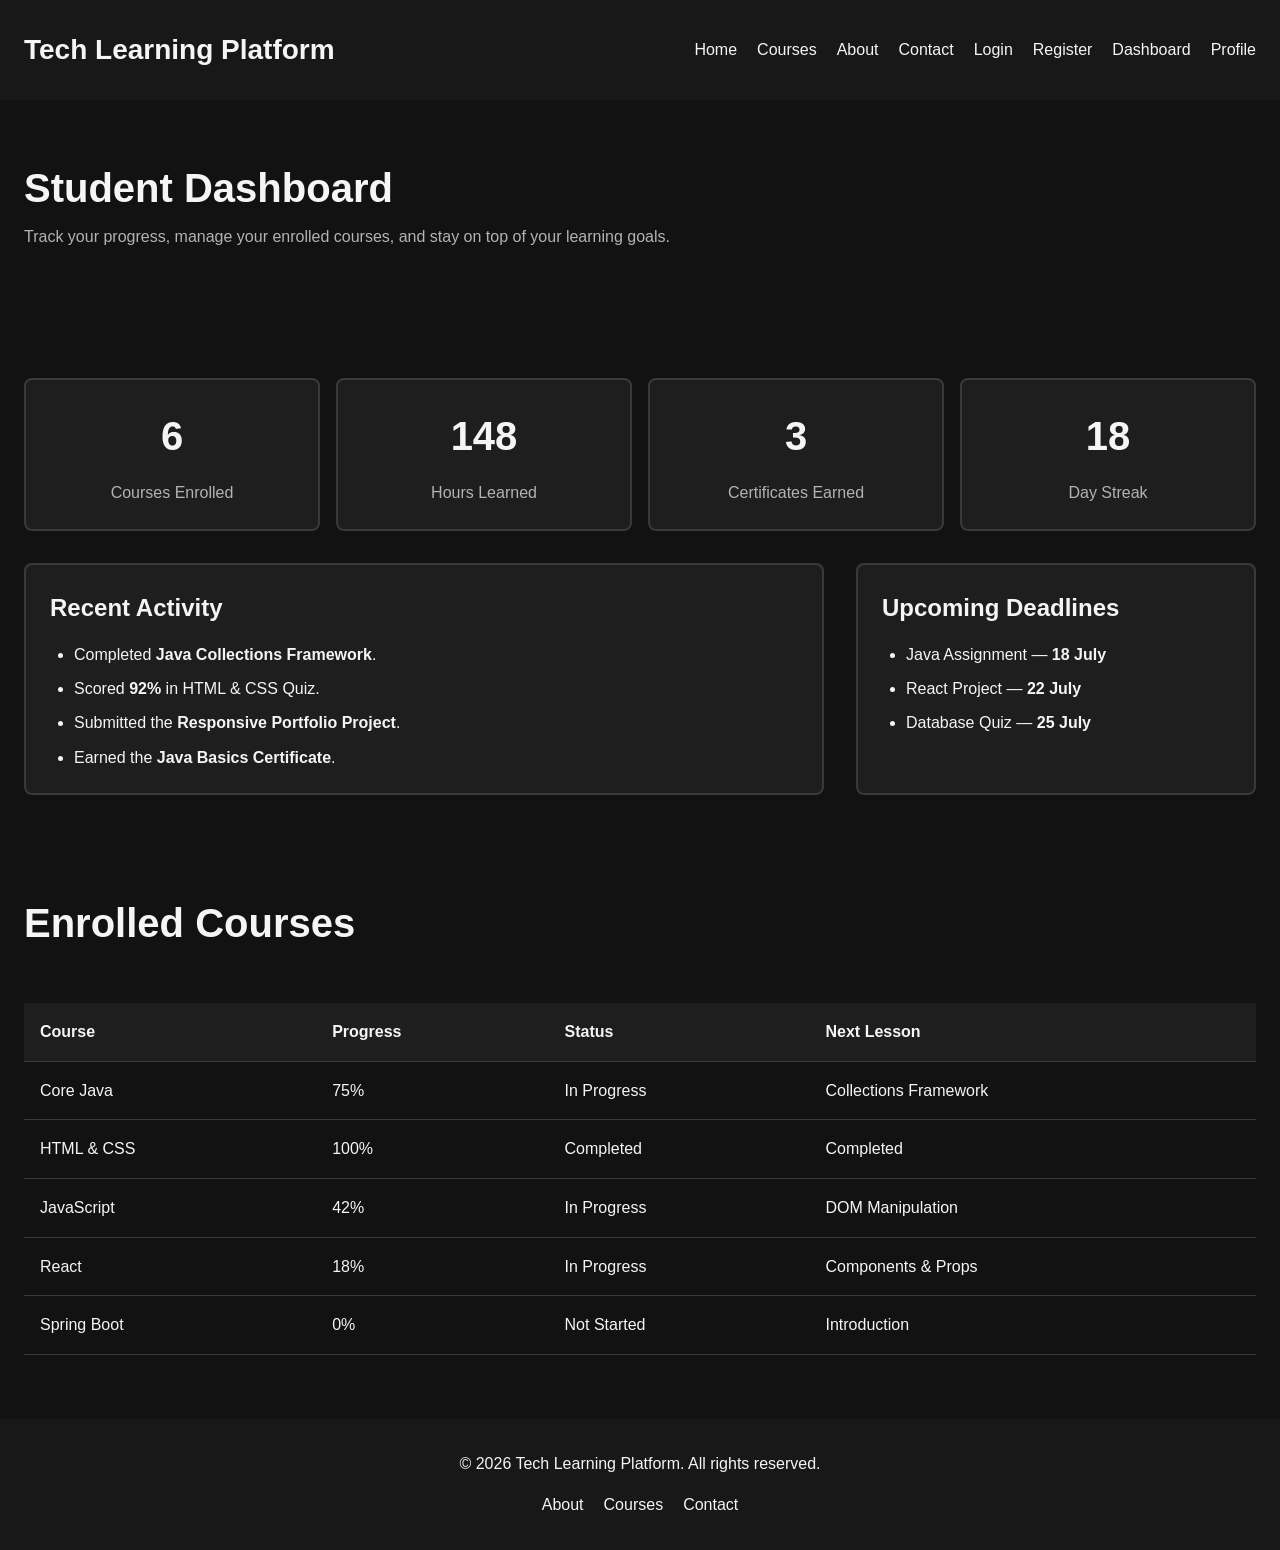
<file: dashboard.html>
<!DOCTYPE html>
<html lang="en">
<head>
    <meta charset="UTF-8">
    <meta name="viewport" content="width=device-width, initial-scale=1.0">
    <title>Dashboard</title>
    <link rel="stylesheet" href="./css/style.css">
</head>
<body>

    <header>
        <div class="container">

            <nav class="navbar">
                <a class="navbar__logo" href="./index.html">Tech Learning Platform</a>
                <ul class="navbar__list">
                    <li><a class="navbar__links" href="./index.html">Home</a></li>
                    <li><a class="navbar__links" href="./courses.html">Courses</a></li>
                    <li><a class="navbar__links" href="./about.html">About</a></li>
                    <li><a class="navbar__links" href="./contact.html">Contact</a></li>
                    <li><a class="navbar__links" href="./login.html">Login</a></li>
                    <li><a class="navbar__links" href="./register.html">Register</a></li>
                    <li><a class="navbar__links" href="./dashboard.html">Dashboard</a></li>
                    <li><a class="navbar__links" href="./profile.html">Profile</a></li>
                </ul>
            </nav>

        </div>
    </header>

    <main>

        <!-- Dashboard Hero -->
        <section class="dashboard-hero">

            <div class="container">

                <div class="page-hero__content">

                    <h1 class="page-hero__title">Student Dashboard</h1>

                    <p class="page-hero__description">Track your progress, manage your enrolled courses, and stay on top of your learning goals.</p>

                </div>

            </div>

        </section>

        <!-- Dashboard -->
        <section class="dashboard">

            <div class="container dashboard__container">

                <!-- Statistics -->
                <section class="dashboard-stats">

                    <article class="card stat-card">
                        <h2 class="stat-card__value">6</h2>
                        <p class="stat-card__label">Courses Enrolled</p>
                    </article>

                    <article class="card stat-card">
                        <h2 class="stat-card__value">148</h2>
                        <p class="stat-card__label">Hours Learned</p>
                    </article>

                    <article class="card stat-card">
                        <h2 class="stat-card__value">3</h2>
                        <p class="stat-card__label">Certificates Earned</p>
                    </article>

                    <article class="card stat-card">
                        <h2 class="stat-card__value">18</h2>
                        <p class="stat-card__label">Day Streak</p>
                    </article>

                </section>

                <!-- Main Dashboard Layout -->
                <div class="dashboard-layout">

                    <!-- Recent Activity -->
                    <section class="card dashboard-section">

                        <h2>Recent Activity</h2>

                        <ul class="activity-list">

                            <li>Completed <strong>Java Collections Framework</strong>.</li>
                            <li>Scored <strong>92%</strong> in HTML & CSS Quiz.</li>
                            <li>Submitted the <strong>Responsive Portfolio Project</strong>.</li>
                            <li>Earned the <strong>Java Basics Certificate</strong>.</li>
                        </ul>

                    </section>

                    <!-- Upcoming Deadlines -->
                    <aside class="card dashboard-section">

                        <h2>Upcoming Deadlines</h2>

                        <ul class="deadline-list">
                            <li>Java Assignment — <strong>18 July</strong></li>
                            <li>React Project — <strong>22 July</strong></li>
                            <li>Database Quiz — <strong>25 July</strong></li>
                        </ul>

                    </aside>

                </div>

                <!-- Enrolled Courses -->
                <section class="dashboard-courses">

                    <h2 class="section__title">Enrolled Courses</h2>

                    <div class="table-wrapper">

                        
                        <table class="dashboard-table">
                            
                            <thead>
                                
                                <tr>
                                    <th>Course</th>
                                    <th>Progress</th>
                                    <th>Status</th>
                                    <th>Next Lesson</th>
                                </tr>
                            
                            </thead>
                        
                            <tbody>
                            
                                <tr>
                                    <td>Core Java</td>
                                    <td>75%</td>
                                    <td>In Progress</td>
                                    <td>Collections Framework</td>
                                </tr>
                                
                                <tr>
                                    <td>HTML & CSS</td>
                                    <td>100%</td>
                                    <td>Completed</td>
                                    <td>Completed</td>
                                </tr>
                                
                                <tr>
                                    <td>JavaScript</td>
                                    <td>42%</td>
                                    <td>In Progress</td>
                                    <td>DOM Manipulation</td>
                                </tr>
                                
                                <tr>
                                    <td>React</td>
                                    <td>18%</td>
                                    <td>In Progress</td>
                                    <td>Components & Props</td>
                                </tr>
                                
                                <tr>
                                    <td>Spring Boot</td>
                                    <td>0%</td>
                                    <td>Not Started</td>
                                    <td>Introduction</td>
                                </tr>
                            
                            </tbody>
                        
                        </table>
                    </div>
                    
                </section>
                
            </div>
            
        </section>

    </main>

    <footer> 

        <div class="container">

            <p>&copy; 2026 Tech Learning Platform. All rights reserved.</p>

            <nav class="footer__nav">
                <a href="./about.html">About</a>
                <a href="./courses.html">Courses</a>
                <a href="./contact.html">Contact</a>
            </nav>

        </div>

    </footer>
    
</body>
</html>
</file>
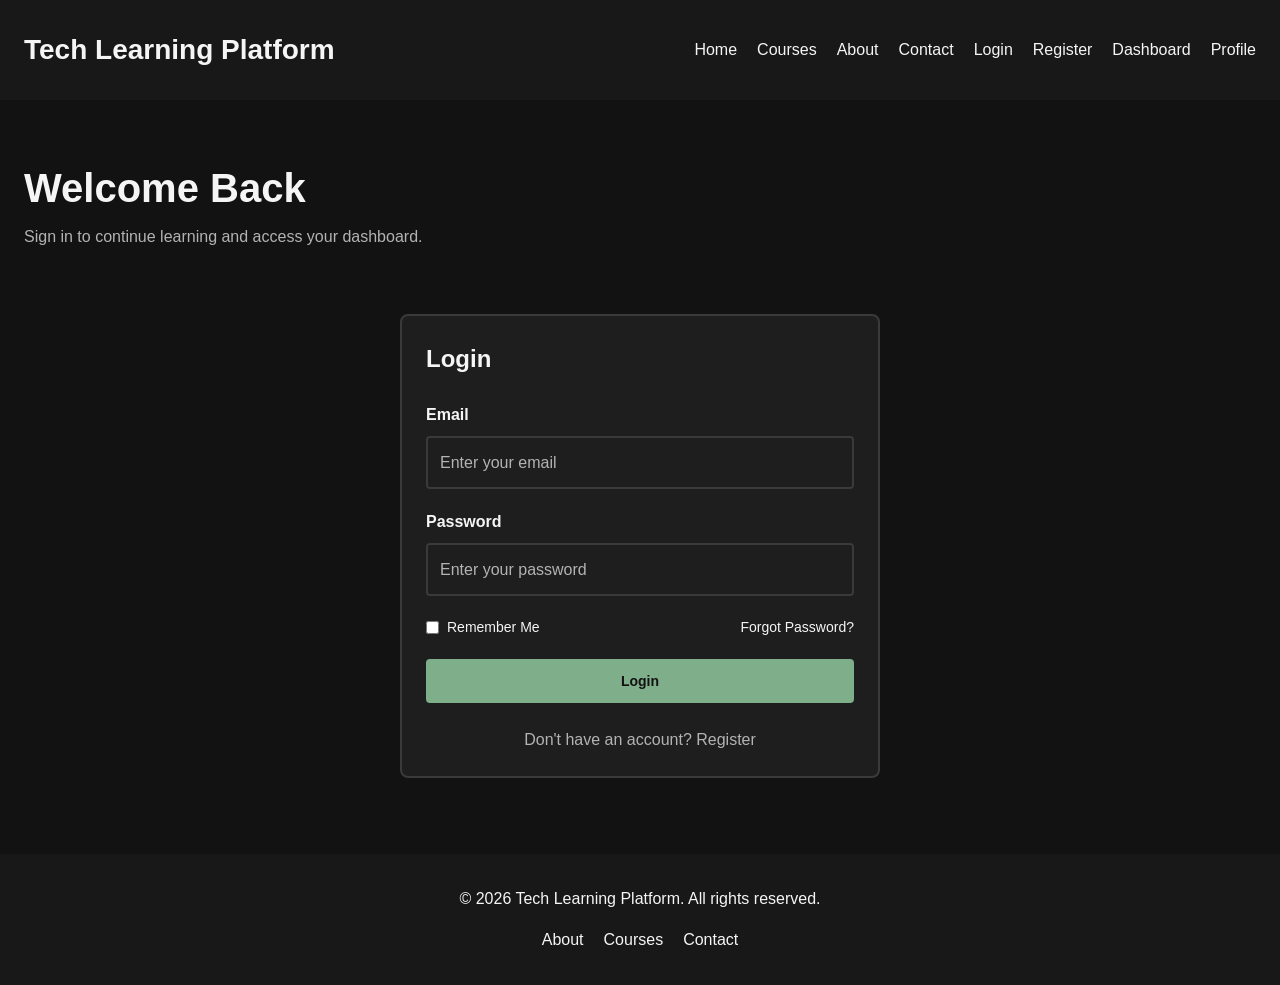
<file: login.html>
<!DOCTYPE html>
<html lang="en">
<head>
    <meta charset="UTF-8">
    <meta name="viewport" content="width=device-width, initial-scale=1.0">
    <title>Login</title>
    <link rel="stylesheet" href="./css/style.css">
</head>
<body>
    
    <header>
        <div class="container">

            <nav class="navbar">
                <a class="navbar__logo" href="./index.html">Tech Learning Platform</a>
                <ul class="navbar__list">
                    <li><a class="navbar__links" href="./index.html">Home</a></li>
                    <li><a class="navbar__links" href="./courses.html">Courses</a></li>
                    <li><a class="navbar__links" href="./about.html">About</a></li>
                    <li><a class="navbar__links" href="./contact.html">Contact</a></li>
                    <li><a class="navbar__links" href="./login.html">Login</a></li>
                    <li><a class="navbar__links" href="./register.html">Register</a></li>
                    <li><a class="navbar__links" href="./dashboard.html">Dashboard</a></li>
                    <li><a class="navbar__links" href="./profile.html">Profile</a></li>
                </ul>
            </nav>

        </div>
    </header>

    <main>

        <!-- Hero -->
        <section class="page-hero">

            <div class="container">

                <div class="page-hero__content">

                    <h1 class="page-hero__title">Welcome Back</h1>

                    <p class="page-hero__description">
                        Sign in to continue learning and access your dashboard.
                    </p>

                </div>

            </div>

        </section>

        <!-- Login -->

        <section class="login">

            <div class="container">

                <div class="login__container">

                    <section class="card login-card">

                        <h2 id="login-title">Login</h2>

                        <form action="#" aria-labelledby="login-title">

                            <div class="form-group">

                                <label for="email">Email</label>

                                <input id="email" type="email" name="email" placeholder="Enter your email" required>

                            </div>

                            <div class="form-group">

                                <label for="password">Password</label>

                                <input id="password" type="password" name="password" placeholder="Enter your password" required>

                            </div>

                            <div class="login-options">

                                <div class="remember-me">
                                    <input name="remember" id="remember" type="checkbox">
                                    <label for="remember" >Remember Me</label>
                                </div>
                                <a href="#">Forgot Password?</a>

                            </div>

                            <button class="btn btn--primary" type="submit">Login</button>

                        </form>

                        <p class="login-footer">
                            Don't have an account?
                            <a href="./register.html">Register</a>
                        </p>

                    </section>

                </div>

            </div>

        </section>

    </main>

    <footer> 

        <div class="container">

            <p>&copy; 2026 Tech Learning Platform. All rights reserved.</p>

            <nav class="footer__nav">
                <a href="./about.html">About</a>
                <a href="./courses.html">Courses</a>
                <a href="./contact.html">Contact</a>
            </nav>

        </div>

    </footer>

</body>
</html>
</file>
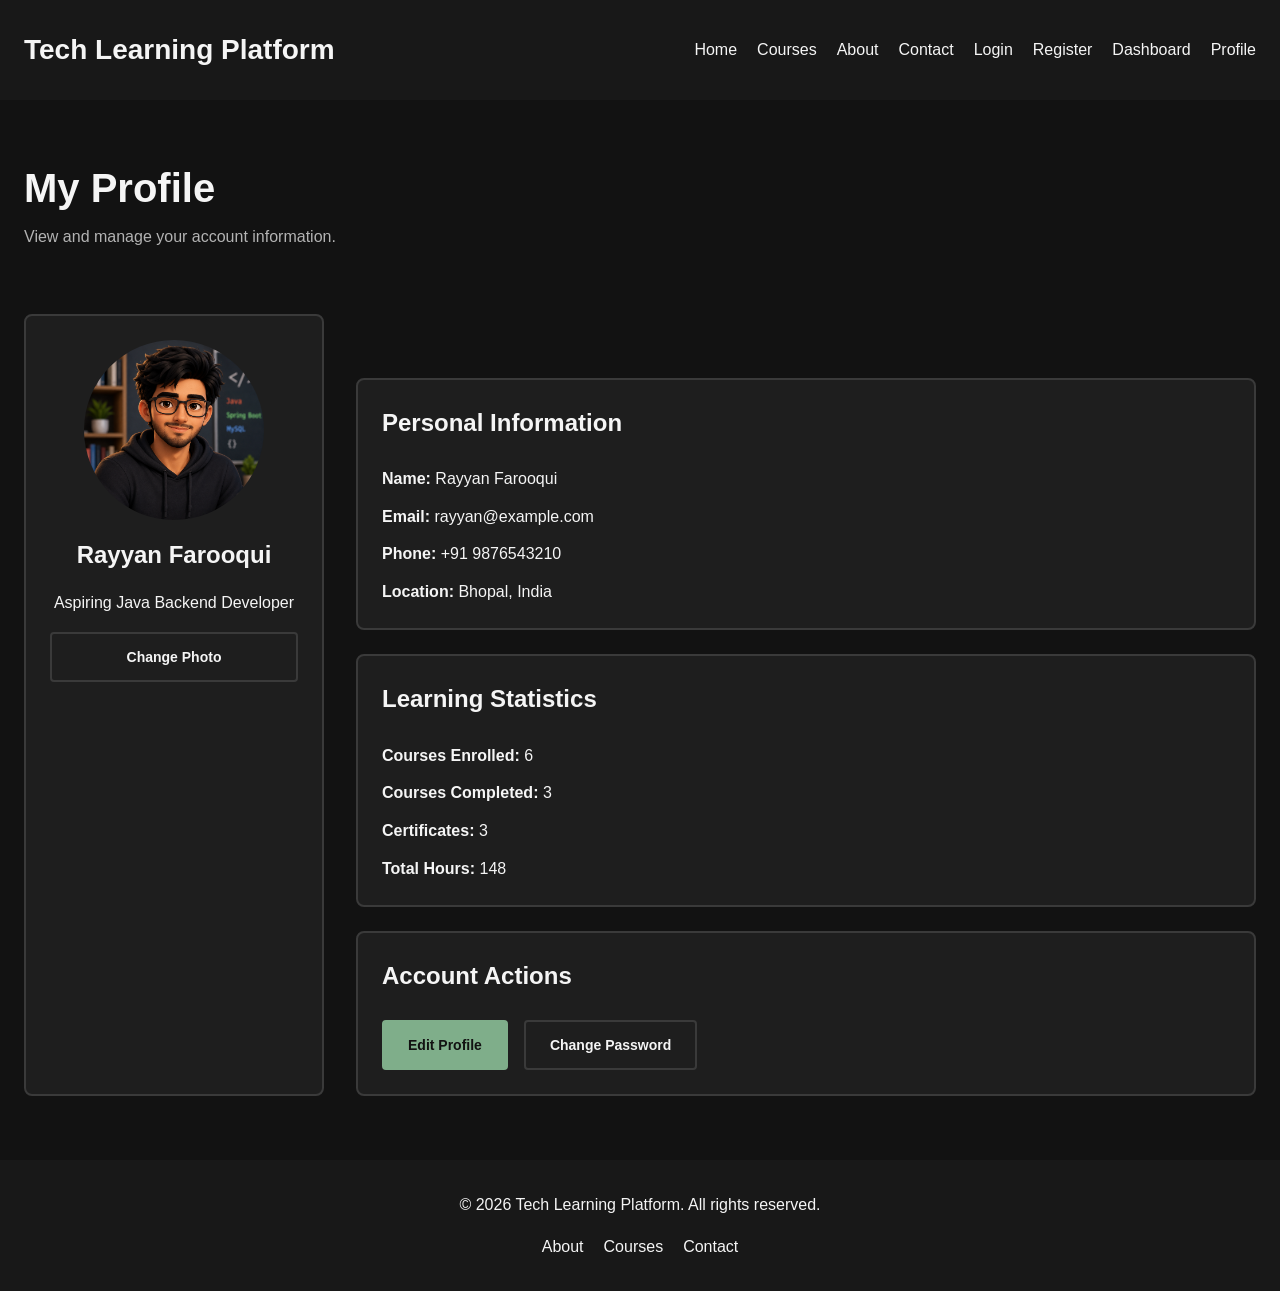
<file: profile.html>
<!DOCTYPE html>
<html lang="en">
<head>
    <meta charset="UTF-8">
    <meta name="viewport" content="width=device-width, initial-scale=1.0">
    <title>Profile</title>
    <link rel="stylesheet" href="./css/style.css">
</head>
<body>
    <header>
        <div class="container">

            <nav class="navbar">
                <a class="navbar__logo" href="./index.html">Tech Learning Platform</a>
                <ul class="navbar__list">
                    <li><a class="navbar__links" href="./index.html">Home</a></li>
                    <li><a class="navbar__links" href="./courses.html">Courses</a></li>
                    <li><a class="navbar__links" href="./about.html">About</a></li>
                    <li><a class="navbar__links" href="./contact.html">Contact</a></li>
                    <li><a class="navbar__links" href="./login.html">Login</a></li>
                    <li><a class="navbar__links" href="./register.html">Register</a></li>
                    <li><a class="navbar__links" href="./dashboard.html">Dashboard</a></li>
                    <li><a class="navbar__links" href="./profile.html">Profile</a></li>
                </ul>
            </nav>

        </div>
    </header>

    <main>

        <!-- Profile Hero -->
        <section class="profile-hero">

            <div class="container">

                <div class="page-hero__content">

                    <h1 class="page-hero__title">My Profile</h1>

                    <p class="page-hero__description">View and manage your account information.</p>
                </div>

            </div>

        </section>

        <!-- Profile -->
        <section class="profile">

            <div class="container">

                <div class="profile__layout">

                    <!-- Left Column -->
                    <aside class="card profile-sidebar">

                        <img class="profile-sidebar__image" src="./assets/images/ChatGPT Image Jul 16, 2026, 10_02_00 AM.png" alt="Student profile ">

                        <h2>Rayyan Farooqui</h2>

                        <p>Aspiring Java Backend Developer</p>

                        <a class="btn btn--secondary" href="#">Change Photo</a>

                    </aside>

                    <!-- Right Column -->
                    <section class="profile-content">

                        <article class="card">

                            <h2>Personal Information</h2>

                            <div class="profile-info">

                                <p><strong>Name:</strong> Rayyan Farooqui</p>

                                <p><strong>Email:</strong> rayyan@example.com</p>

                                <p><strong>Phone:</strong> +91 9876543210</p>

                                <p><strong>Location:</strong> Bhopal, India</p>

                            </div>

                        </article>

                        <article class="card">

                            <h2>Learning Statistics</h2>

                            <div class="profile-stats">

                                <p><strong>Courses Enrolled:</strong> 6</p>

                                <p><strong>Courses Completed:</strong> 3</p>

                                <p><strong>Certificates:</strong> 3</p>

                                <p><strong>Total Hours:</strong> 148</p>

                            </div>

                        </article>

                        <article class="card">

                            <h2>Account Actions</h2>

                            <div class="profile-actions">

                                <a class="btn btn--primary" href="#">Edit Profile</a>

                                <a class="btn btn--secondary" href="#">Change Password</a>

                            </div>

                        </article>

                    </section>

                </div>

            </div>

        </section>

    </main>
        
    <footer> 

        <div class="container">

            <p>&copy; 2026 Tech Learning Platform. All rights reserved.</p>

            <nav class="footer__nav">
                <a href="./about.html">About</a>
                <a href="./courses.html">Courses</a>
                <a href="./contact.html">Contact</a>
            </nav>

        </div>

    </footer>

</body>
</html>
</file>
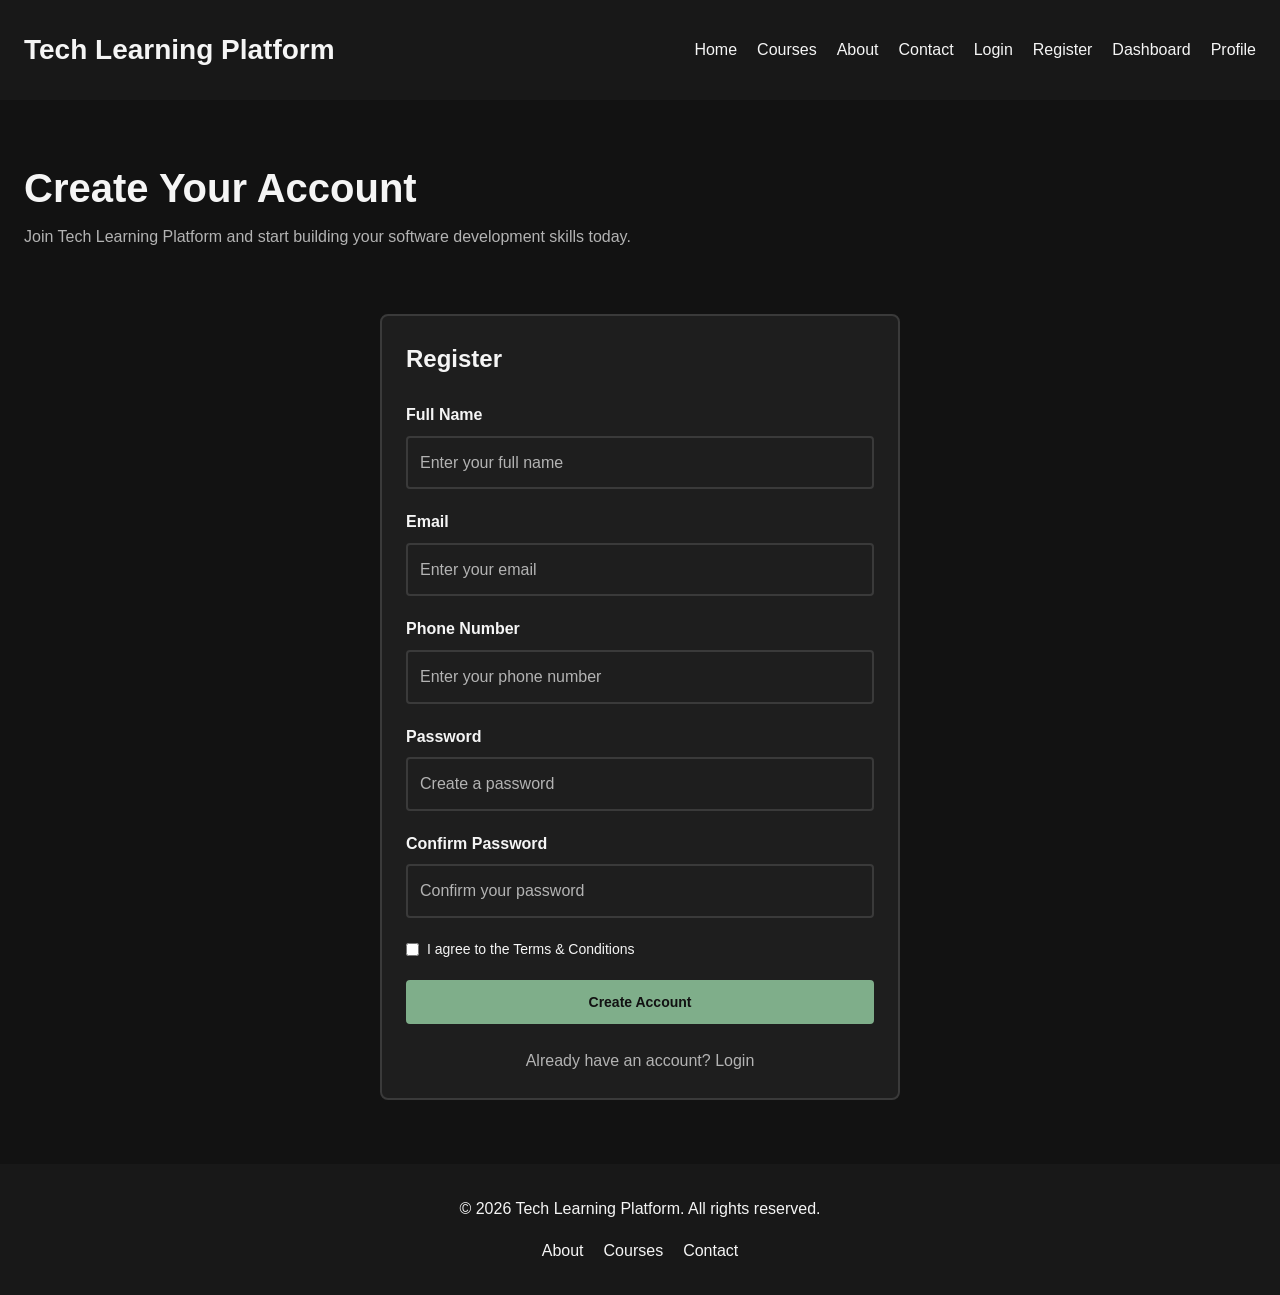
<file: register.html>
<!DOCTYPE html>
<html lang="en">
<head>
    <meta charset="UTF-8">
    <meta name="viewport" content="width=device-width, initial-scale=1.0">
    <title>Register</title>
    <link rel="stylesheet" href="./css/style.css">
</head>
<body>

    <header>
        <div class="container">

            <nav class="navbar">
                <a class="navbar__logo" href="./index.html">Tech Learning Platform</a>
                <ul class="navbar__list">
                    <li><a class="navbar__links" href="./index.html">Home</a></li>
                    <li><a class="navbar__links" href="./courses.html">Courses</a></li>
                    <li><a class="navbar__links" href="./about.html">About</a></li>
                    <li><a class="navbar__links" href="./contact.html">Contact</a></li>
                    <li><a class="navbar__links" href="./login.html">Login</a></li>
                    <li><a class="navbar__links" href="./register.html">Register</a></li>
                    <li><a class="navbar__links" href="./dashboard.html">Dashboard</a></li>
                    <li><a class="navbar__links" href="./profile.html">Profile</a></li>
                </ul>
            </nav>

        </div>
    </header>

    <main>

        <!-- Hero -->
        <section class="page-hero">

            <div class="container">

                <div class="page-hero__content">

                    <h1 class="page-hero__title">Create Your Account</h1>

                    <p class="page-hero__description">Join Tech Learning Platform and start building your software development skills today.</p>

                </div>

            </div>

        </section>

        <!-- Register -->
        <section class="register">

            <div class="container">

                <div class="register__container">

                    <section class="card register-card">

                        <h2 id="register-title">Register</h2>

                        <form action="#" aria-labelledby="register-title">

                            <div class="form-group">

                                <label for="fullname">Full Name</label>

                                <input name="fullname" id="fullname" type="text" placeholder="Enter your full name" required>

                            </div>

                            <div class="form-group">

                                <label for="email">Email</label>

                                <input name="email" id="email" type="email" placeholder="Enter your email" required>

                            </div>

                            <div class="form-group">

                                <label for="phone">Phone Number</label>

                                <input name="phone" id="phone" type="tel" placeholder="Enter your phone number">

                            </div>

                            <div class="form-group">

                                <label for="password">Password</label>

                                <input name="password" id="password" type="password" placeholder="Create a password" required>

                            </div>

                            <div class="form-group">

                                <label for="confirm-password">Confirm Password</label>

                                <input name="confirm-password" id="confirm-password" type="password" placeholder="Confirm your password" required>

                            </div>

                            <div class="terms">
                                <input id="terms" name="terms" type="checkbox" required>
                                <label for="terms">I agree to the Terms &amp; Conditions</label>
                            </div>

                            <button class="btn btn--primary" type="submit">Create Account</button>

                        </form>

                        <p class="register-footer">
                            
                            Already have an account?
                            <a href="./login.html">Login</a>
                        </p>

                    </section>

                </div>

            </div>

        </section>

    </main>

    <footer> 

        <div class="container">

            <p>&copy; 2026 Tech Learning Platform. All rights reserved.</p>

            <nav class="footer__nav">
                <a href="./about.html">About</a>
                <a href="./courses.html">Courses</a>
                <a href="./contact.html">Contact</a>
            </nav>

        </div>

    </footer>
    
</body>
</html>
</file>
<file: css/style.css>
/* style.css */

@import url("./base/reset.css");
@import url("./base/variables.css");
@import url("./base/typography.css");

@import url("./layout/header.css");
@import url("./layout/grid.css");
@import url("./layout/footer.css");

@import url("./components/button.css");
@import url("./components/card.css");
@import url("./components/course-card.css");
@import url("./pages/about.css");
@import url("./pages/contact.css");
@import url("./pages/course-details.css");
@import url("./pages/courses.css");
@import url("./pages/dashboard.css");
@import url("./pages/error.css");
@import url("./pages/home.css");
@import url("./pages/login.css");
@import url("./pages/page-hero.css");
@import url("./pages/profile.css");
@import url("./pages/register.css");
</file>
